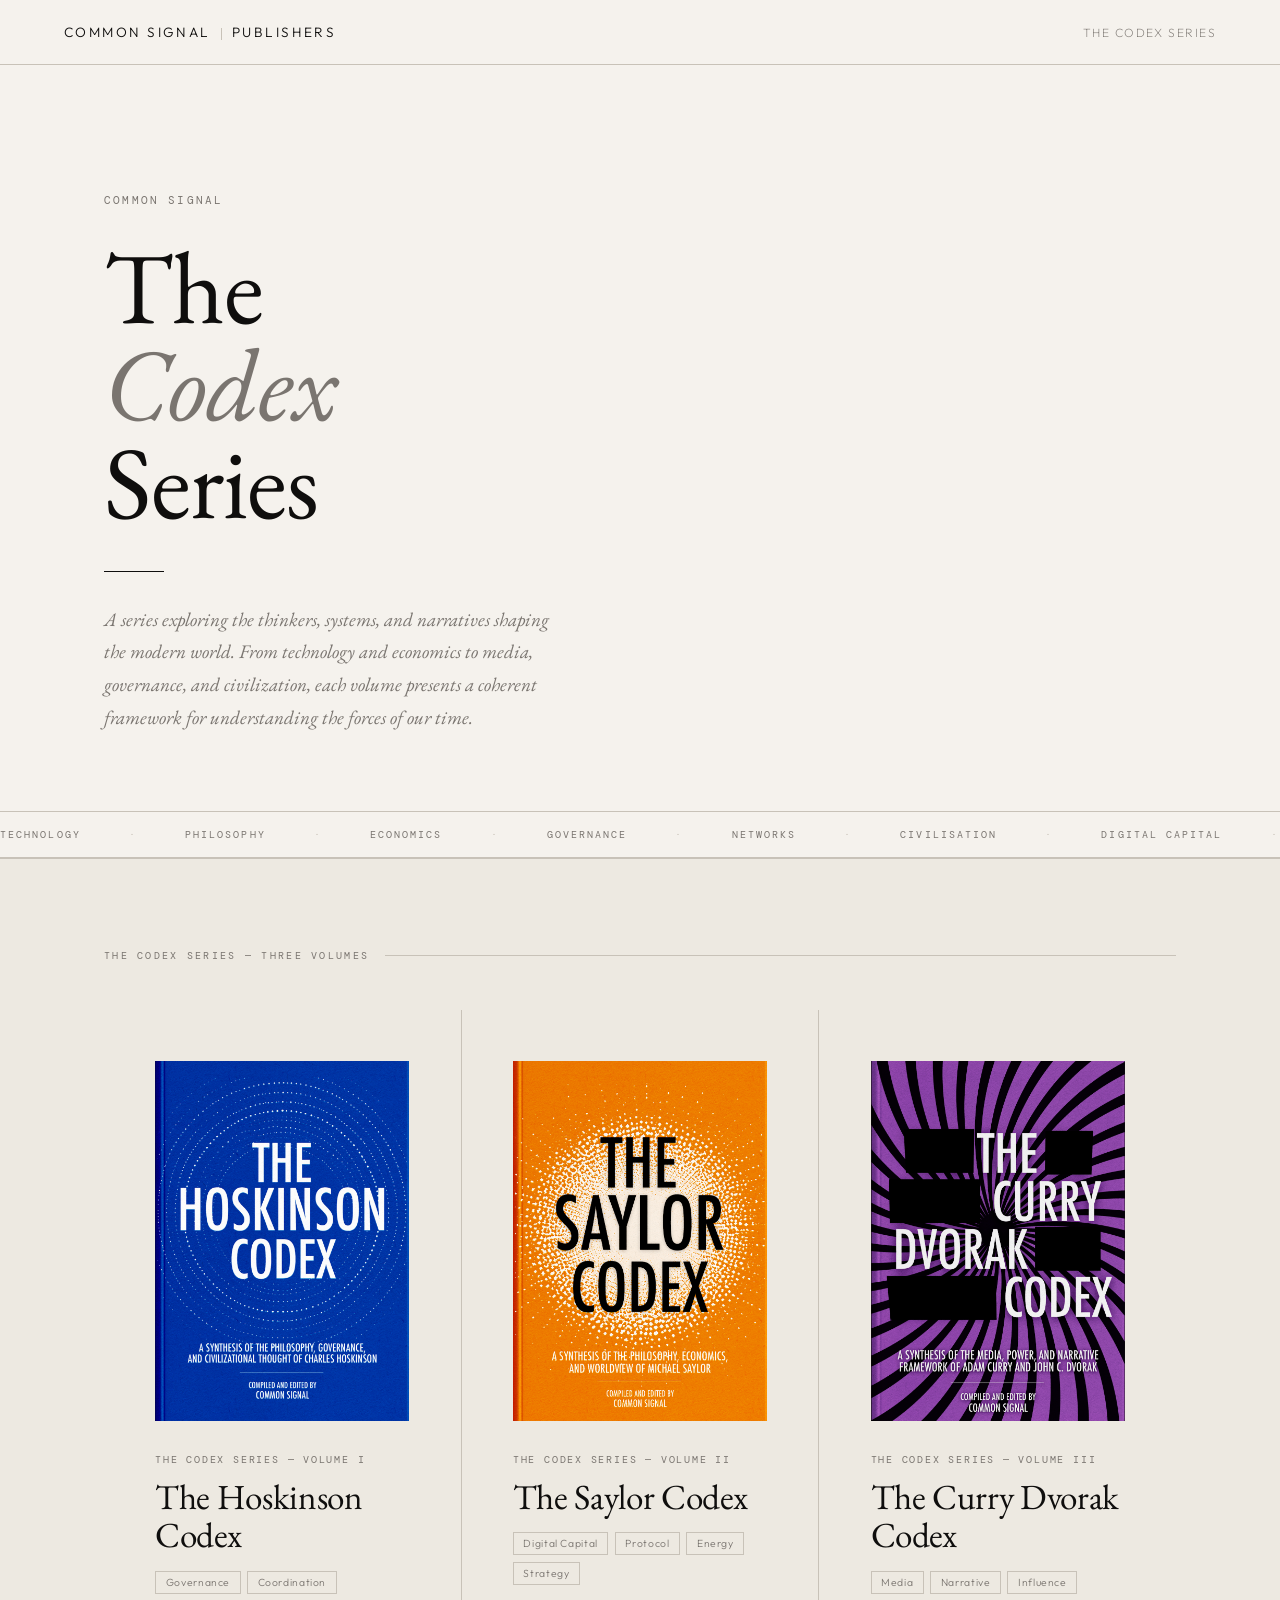
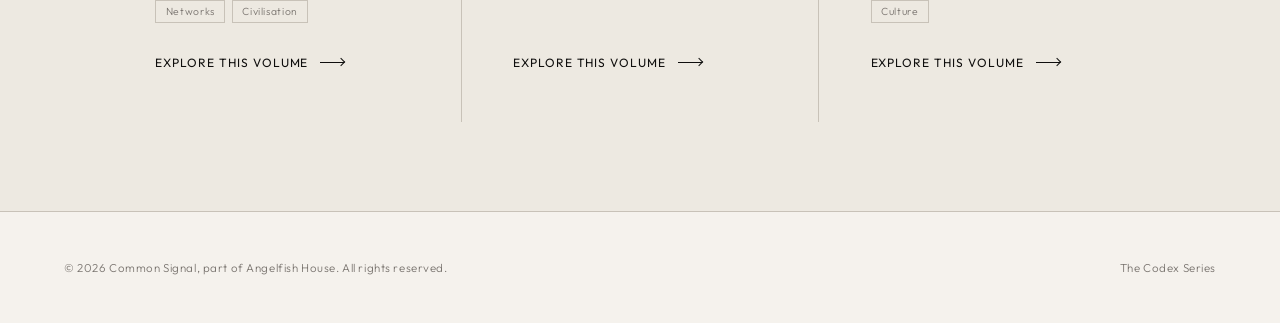
<file: index.html>
<!DOCTYPE html>
<html lang="en">
<head>
<meta charset="UTF-8">
<meta name="viewport" content="width=device-width, initial-scale=1.0">

<!-- =============================================
     PRIMARY SEO META TAGS
     ============================================= -->
<title>The Codex Series — Common Signal Publishers</title>
<meta name="description" content="The Codex Series by Common Signal Publishers. Three volumes exploring the thinkers, systems, and narratives shaping the modern world — technology, economics, governance, and civilisation.">
<meta name="keywords" content="Codex Series, Common Signal, intellectual publishing, Hoskinson Codex, Saylor Codex, Curry Dvorak Codex, technology books, governance, digital capital, philosophy, economics">
<meta name="author" content="Common Signal Publishers">
<meta name="robots" content="index, follow, max-snippet:-1, max-image-preview:large, max-video-preview:-1">
<meta name="theme-color" content="#0a0a0a">

<!-- Canonical URL — update to your actual domain -->
<link rel="canonical" href="https://common-signal.org/">

<!-- =============================================
     OPEN GRAPH (Facebook, LinkedIn, WhatsApp, etc.)
     ============================================= -->
<meta property="og:type" content="website">
<meta property="og:site_name" content="Common Signal Publishers">
<meta property="og:title" content="The Codex Series — Common Signal Publishers">
<meta property="og:description" content="Three volumes exploring the thinkers, systems, and narratives shaping the modern world. Technology, economics, governance, and civilisation.">
<meta property="og:url" content="https://common-signal.org/">
<!-- Update og:image to an absolute URL of your social share image (1200×630px recommended) -->
<meta property="og:image" content="https://common-signal.org/images/og-codex-series.png">
<meta property="og:image:width" content="1200">
<meta property="og:image:height" content="630">
<meta property="og:image:alt" content="The Codex Series — Common Signal Publishers">
<meta property="og:locale" content="en_GB">

<!-- =============================================
     TWITTER / X CARD
     ============================================= -->
<meta name="twitter:card" content="summary_large_image">
<meta name="twitter:site" content="@commonsignal">
<meta name="twitter:creator" content="@commonsignal">
<meta name="twitter:title" content="The Codex Series — Common Signal Publishers">
<meta name="twitter:description" content="Three volumes exploring the thinkers, systems, and narratives shaping the modern world. Technology, economics, governance, and civilisation.">
<meta name="twitter:image" content="https://common-signal.org/images/og-codex-series.png">
<meta name="twitter:image:alt" content="The Codex Series — Common Signal Publishers">

<!-- =============================================
     STRUCTURED DATA — JSON-LD
     ============================================= -->
<script type="application/ld+json">
{
  "@context": "https://schema.org",
  "@graph": [
    {
      "@type": "Organization",
      "@id": "https://common-signal.org/#organization",
      "name": "Common Signal Publishers",
      "alternateName": "Common Signal",
      "url": "https://common-signal.org/",
      "logo": {
        "@type": "ImageObject",
        "url": "https://common-signal.org/images/logo.png"
      },
      "parentOrganization": {
        "@type": "Organization",
        "name": "Angelfish House"
      }
    },
    {
      "@type": "WebSite",
      "@id": "https://common-signal.org/#website",
      "url": "https://common-signal.org/",
      "name": "Common Signal Publishers",
      "description": "Intellectual publishing exploring the thinkers, systems, and narratives shaping the modern world.",
      "publisher": {
        "@id": "https://common-signal.org/#organization"
      },
      "potentialAction": {
        "@type": "SearchAction",
        "target": {
          "@type": "EntryPoint",
          "urlTemplate": "https://common-signal.org/?s={search_term_string}"
        },
        "query-input": "required name=search_term_string"
      }
    },
    {
      "@type": "WebPage",
      "@id": "https://common-signal.org/#webpage",
      "url": "https://common-signal.org/",
      "name": "The Codex Series — Common Signal Publishers",
      "description": "A series exploring the thinkers, systems, and narratives shaping the modern world.",
      "isPartOf": {
        "@id": "https://common-signal.org/#website"
      },
      "about": {
        "@id": "https://common-signal.org/#organization"
      },
      "breadcrumb": {
        "@type": "BreadcrumbList",
        "itemListElement": [
          {
            "@type": "ListItem",
            "position": 1,
            "name": "Home",
            "item": "https://common-signal.org/"
          },
          {
            "@type": "ListItem",
            "position": 2,
            "name": "The Codex Series",
            "item": "https://common-signal.org/"
          }
        ]
      }
    },
    {
      "@type": "BookSeries",
      "@id": "https://common-signal.org/#codex-series",
      "name": "The Codex Series",
      "description": "A series exploring the thinkers, systems, and narratives shaping the modern world. From technology and economics to media, governance, and civilization.",
      "publisher": {
        "@id": "https://common-signal.org/#organization"
      },
      "url": "https://common-signal.org/",
      "hasPart": [
        {
          "@type": "Book",
          "name": "The Hoskinson Codex",
          "url": "https://common-signal.org/hoskinson.html",
          "position": 1,
          "genre": ["Governance", "Coordination", "Networks", "Civilisation"],
          "image": "https://common-signal.org/images/hosk_cover.png",
          "publisher": {
            "@id": "https://common-signal.org/#organization"
          }
        },
        {
          "@type": "Book",
          "name": "The Saylor Codex",
          "url": "https://common-signal.org/saylor.html",
          "position": 2,
          "genre": ["Digital Capital", "Protocol", "Energy", "Strategy"],
          "image": "https://common-signal.org/images/saylor_cover.png",
          "publisher": {
            "@id": "https://common-signal.org/#organization"
          }
        },
        {
          "@type": "Book",
          "name": "The Curry Dvorak Codex",
          "url": "https://common-signal.org/currydvorak.html",
          "position": 3,
          "genre": ["Media", "Narrative", "Influence", "Culture"],
          "image": "https://common-signal.org/images/currydvorak_cover2.png",
          "publisher": {
            "@id": "https://common-signal.org/#organization"
          }
        }
      ]
    }
  ]
}
</script>

<!-- =============================================
     PERFORMANCE & RESOURCE HINTS
     ============================================= -->
<link rel="preconnect" href="https://fonts.googleapis.com">
<link rel="preconnect" href="https://fonts.gstatic.com" crossorigin>
<!-- Preload key assets — update paths to match your actual font/image files -->
<link rel="preload" href="styles.css" as="style">
<link rel="preload" href="images/hosk_cover.png" as="image">
<link rel="preload" href="images/saylor_cover.png" as="image">

<!-- =============================================
     FAVICONS — add your actual icon files
     ============================================= -->
<link rel="icon" type="image/png" sizes="32x32" href="/favicon-32x32.png">
<link rel="icon" type="image/png" sizes="16x16" href="/favicon-16x16.png">
<link rel="apple-touch-icon" sizes="180x180" href="/apple-touch-icon.png">
<link rel="manifest" href="/site.webmanifest">

<link rel="stylesheet" href="styles.css">
</head>
<body>

<!-- Skip to content — improves accessibility and crawlability -->
<a class="skip-to-content" href="#main-content">Skip to content</a>

<header class="site-header" role="banner">
  <div class="header-inner">
    <a class="wordmark" href="index.html">Common Signal<span></span>Publishers</a>
    <span class="series-label-nav">The Codex Series</span>
  </div>
</header>

<main id="main-content">
<section class="hero">
  <p class="hero-eyebrow fade-up">Common Signal</p>
  <h1 class="hero-title fade-up">The<br><em>Codex</em><br>Series</h1>
  <div class="hero-rule fade-up"></div>
  <p class="hero-body fade-up">A series exploring the thinkers, systems, and narratives shaping the modern world. From technology and economics to media, governance, and civilization, each volume presents a coherent framework for understanding the forces of our time.</p>
</section>

<div class="themes-band" aria-hidden="true">
  <div class="themes-scroll">
    <span>Technology</span><span class="sep">·</span><span>Philosophy</span><span class="sep">·</span><span>Economics</span><span class="sep">·</span><span>Governance</span><span class="sep">·</span><span>Networks</span><span class="sep">·</span><span>Civilisation</span><span class="sep">·</span><span>Digital Capital</span><span class="sep">·</span><span>Coordination</span><span class="sep">·</span><span>Sovereignty</span><span class="sep">·</span><span>Protocol</span><span class="sep">·</span><span>Media</span><span class="sep">·</span><span>Culture</span><span class="sep">·</span>
    <span>Technology</span><span class="sep">·</span><span>Philosophy</span><span class="sep">·</span><span>Economics</span><span class="sep">·</span><span>Governance</span><span class="sep">·</span><span>Networks</span><span class="sep">·</span><span>Civilisation</span><span class="sep">·</span><span>Digital Capital</span><span class="sep">·</span><span>Coordination</span><span class="sep">·</span><span>Sovereignty</span><span class="sep">·</span><span>Protocol</span><span class="sep">·</span><span>Media</span><span class="sep">·</span><span>Culture</span><span class="sep">·</span>
  </div>
</div>

<section class="books-section">
  <div class="books-inner">
    <div class="section-label">The Codex Series — Three Volumes</div>
    <div class="books-grid">

      <a class="book-card" href="hoskinson.html">
        <div class="book-cover-wrap">
          <img src="images/hosk_cover.png" alt="The Hoskinson Codex — Volume I of the Codex Series by Common Signal Publishers" loading="eager" width="400" height="600">
        </div>
        <div class="book-meta">
          <p class="book-series-tag">The Codex Series — Volume I</p>
          <h2 class="book-title">The Hoskinson Codex</h2>
          <div class="book-themes">
            <span class="theme-tag">Governance</span>
            <span class="theme-tag">Coordination</span>
            <span class="theme-tag">Networks</span>
            <span class="theme-tag">Civilisation</span>
          </div>
        </div>
        <div class="book-cta">Explore this volume <span class="book-cta-arrow"></span></div>
      </a>

      <a class="book-card" href="saylor.html">
        <div class="book-cover-wrap">
          <img src="images/saylor_cover.png" alt="The Saylor Codex — Volume II of the Codex Series by Common Signal Publishers" loading="lazy" width="400" height="600">
        </div>
        <div class="book-meta">
          <p class="book-series-tag">The Codex Series — Volume II</p>
          <h2 class="book-title">The Saylor Codex</h2>
          <div class="book-themes">
            <span class="theme-tag">Digital Capital</span>
            <span class="theme-tag">Protocol</span>
            <span class="theme-tag">Energy</span>
            <span class="theme-tag">Strategy</span>
          </div>
        </div>
        <div class="book-cta">Explore this volume <span class="book-cta-arrow"></span></div>
      </a>

               <a class="book-card" href="currydvorak.html">
        <div class="book-cover-wrap">
          <img src="images/currydvorak_cover2.png" alt="The Curry Dvorak Codex — Volume III of the Codex Series by Common Signal Publishers" loading="lazy" width="400" height="600">
        </div>
        <div class="book-meta">
          <p class="book-series-tag">The Codex Series — Volume III</p>
          <h2 class="book-title">The Curry Dvorak Codex</h2>
          <div class="book-themes">
            <span class="theme-tag">Media</span>
            <span class="theme-tag">Narrative</span>
            <span class="theme-tag">Influence</span>
            <span class="theme-tag">Culture</span>
          </div>
        </div>
        <div class="book-cta">Explore this volume <span class="book-cta-arrow"></span></div>
      </a>

    </div>
  </div>
</section>

</main>

<footer class="site-footer" role="contentinfo">
  <div class="footer-inner">
    <p class="footer-copy">© <time datetime="2026">2026</time> Common Signal, part of Angelfish House. All rights reserved.</p>
    <p class="footer-copy">The Codex Series</p>
  </div>
</footer>

</body>
</html>
</file>
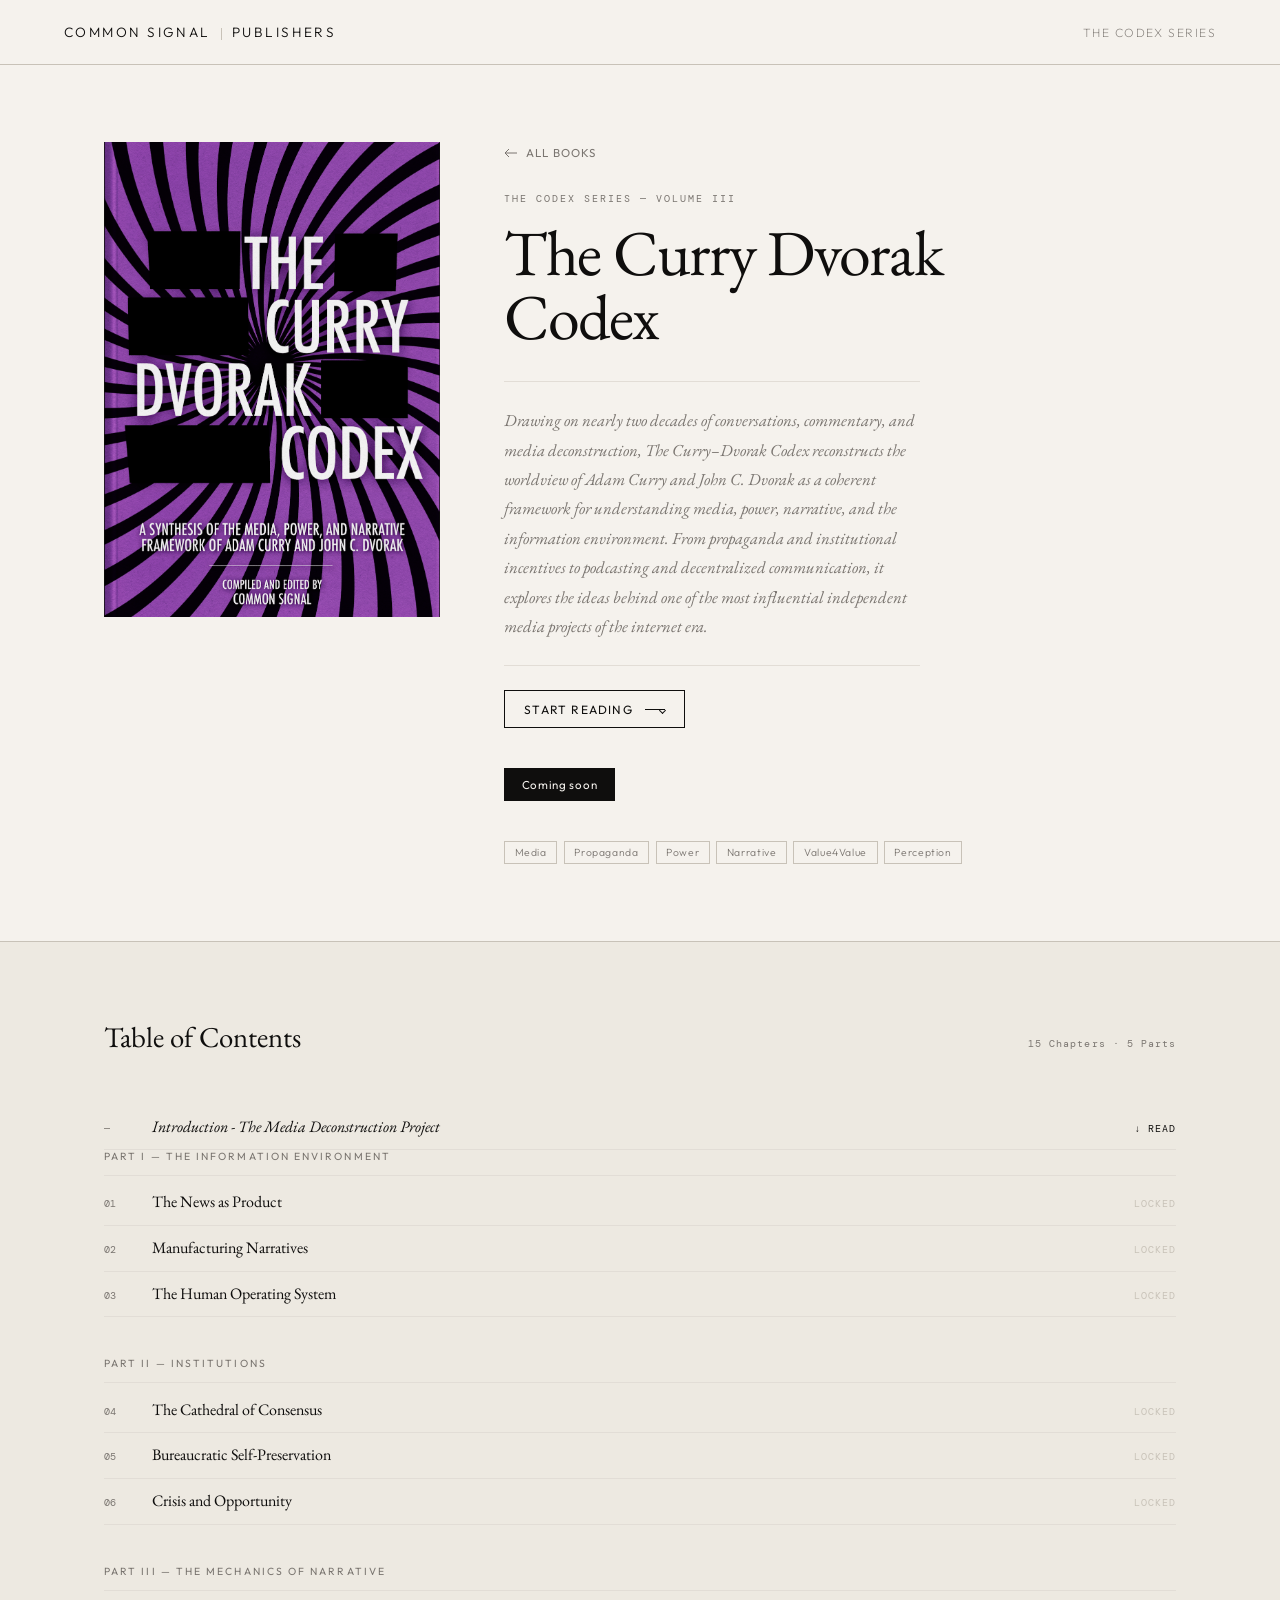
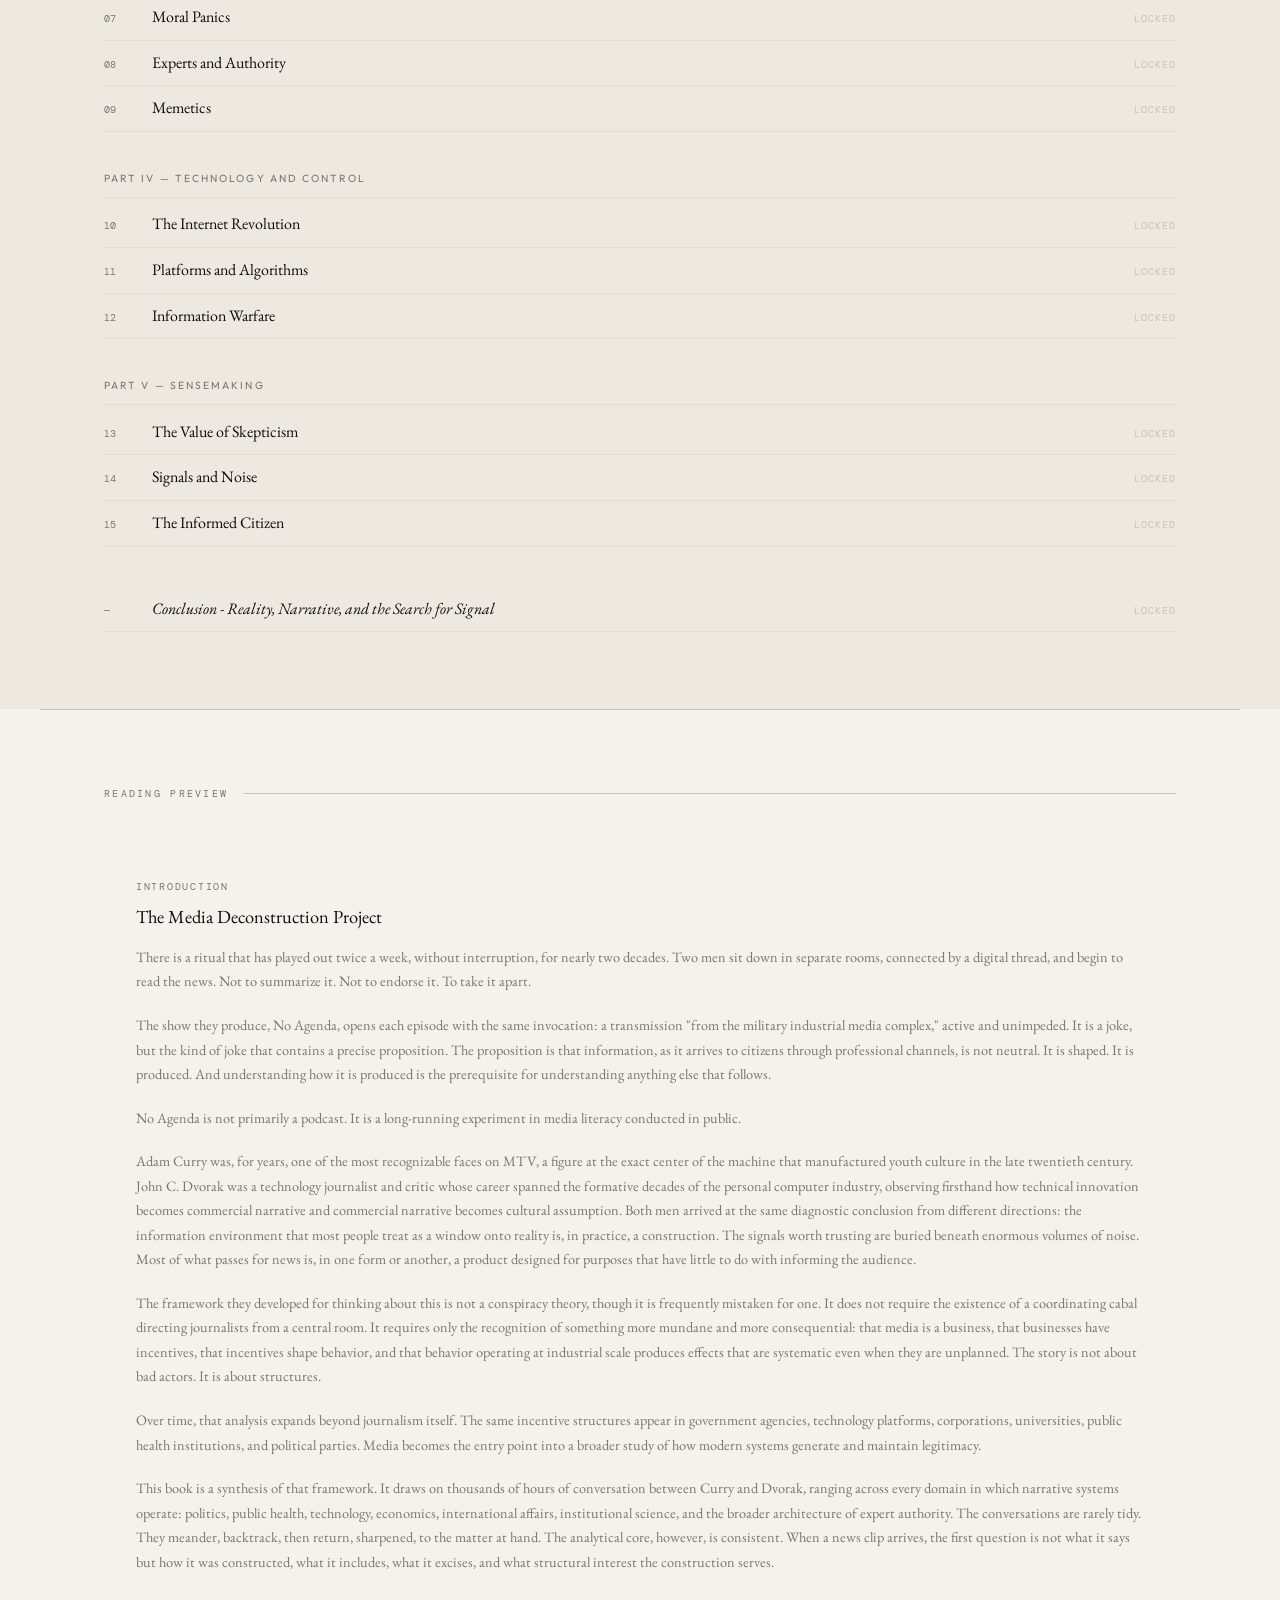
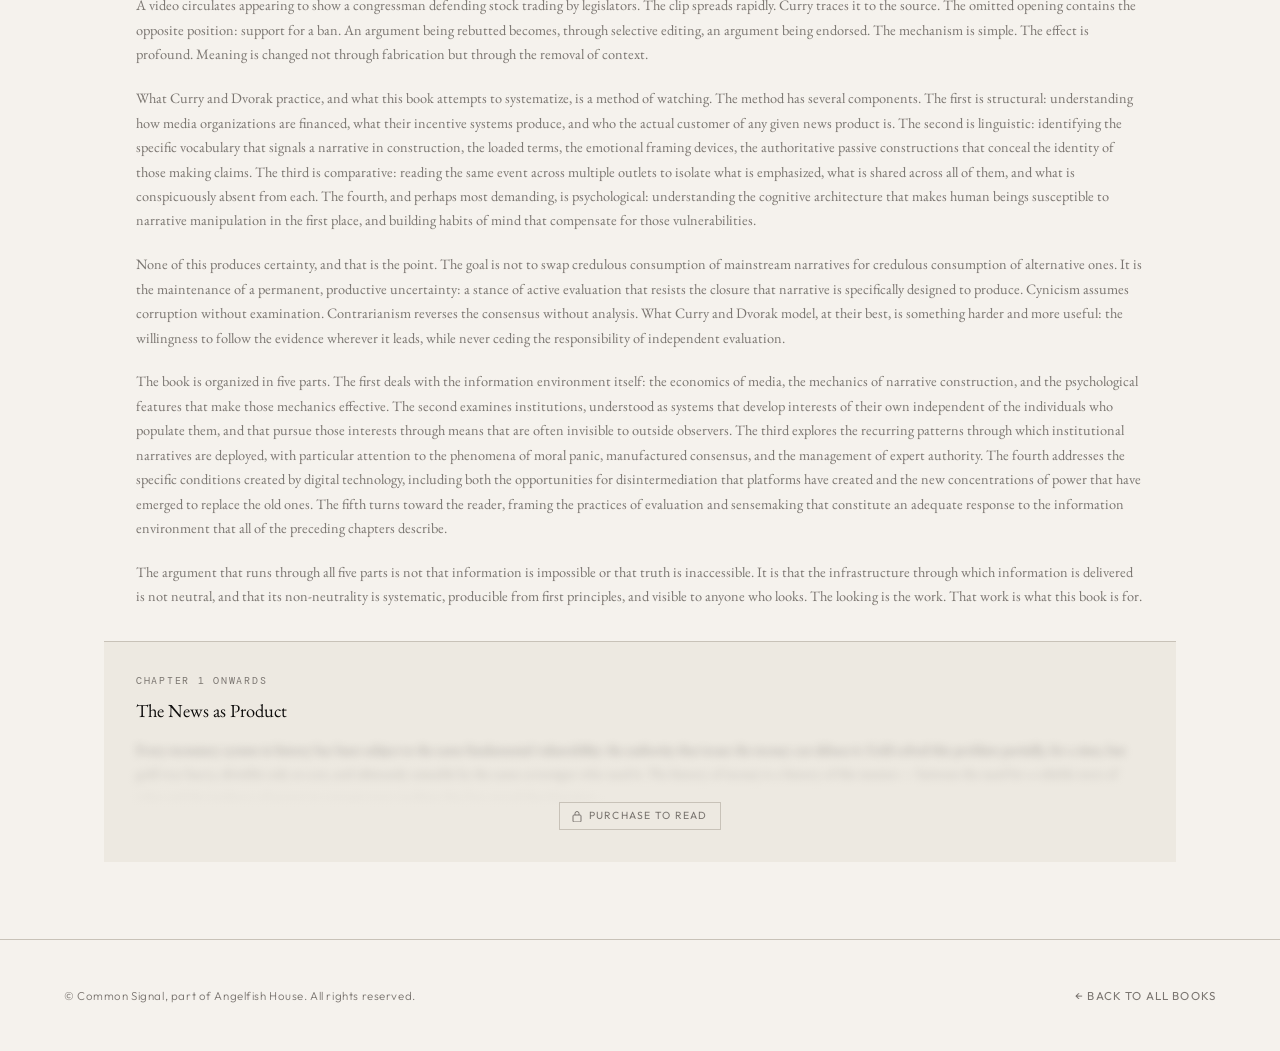
<file: currydvorak.html>
<!DOCTYPE html>
<html lang="en">
<head>
<meta charset="UTF-8">
<meta name="viewport" content="width=device-width, initial-scale=1.0">
<title>The Curry Dvorak Codex — Common Signal</title>
<link rel="preconnect" href="https://fonts.googleapis.com">
<link rel="preconnect" href="https://fonts.gstatic.com" crossorigin>
<link rel="stylesheet" href="styles.css">
</head>
<body>

<header class="site-header">
  <div class="header-inner">
    <a class="wordmark" href="index.html">Common Signal<span></span>Publishers</a>
    <span class="series-label-nav">The Codex Series</span>
  </div>
</header>

<div class="book-hero">
  <div class="book-cover-hero">
    <img src="images/currydvorak_cover2.png" alt="The Curry Dvorak cover">
  </div>
  <div class="book-hero-meta">
    <a class="back-link" href="index.html">
      <svg width="14" height="10" viewBox="0 0 14 10" fill="none"><path d="M5 1L1 5l4 4M1 5h12" stroke="currentColor" stroke-width="1"/></svg>
      All books
    </a>
    <p class="book-hero-series">The Codex Series — Volume III</p>
    <h1 class="book-hero-title">The Curry Dvorak<br>Codex</h1>
    <p class="book-hero-synopsis">Drawing on nearly two decades of conversations, commentary, and media deconstruction, The Curry–Dvorak Codex reconstructs the worldview of Adam Curry and John C. Dvorak as a coherent framework for understanding media, power, narrative, and the information environment. From propaganda and institutional incentives to podcasting and decentralized communication, it explores the ideas behind one of the most influential independent media projects of the internet era.</p>
    <a href="#currydvorak-preview" class="start-reading-btn">Start Reading <span class="start-reading-arrow"></span></a>
    <div class="purchase-section">
        <a href="#" class="purchase-link">Coming soon</a>
    </div>
    <div class="book-themes">
      <span class="theme-tag">Media</span><span class="theme-tag">Propaganda</span><span class="theme-tag">Power</span><span class="theme-tag">Narrative</span><span class="theme-tag">Value4Value</span><span class="theme-tag">Perception</span>
    </div>
  </div>
</div>

<section class="toc-section">
  <div class="toc-inner">
    <div class="toc-header">
      <h2 class="toc-title">Table of Contents</h2>
      <span class="toc-count">15 Chapters · 5 Parts</span>
    </div>
    <div class="toc-intro"><span class="chapter-num">—</span><span class="chapter-title">Introduction - The Media Deconstruction Project</span><a class="chapter-open" href="#currydvorak-preview" style="text-decoration:none;">↓ Read</a></div>
    <div class="toc-part">
      <p class="toc-part-label">Part I — The Information Environment</p>
      <div class="toc-chapter"><span class="chapter-num">01</span><span class="chapter-title">The News as Product</span><span class="chapter-lock">Locked</span></div>
      <div class="toc-chapter"><span class="chapter-num">02</span><span class="chapter-title">Manufacturing Narratives</span><span class="chapter-lock">Locked</span></div>
      <div class="toc-chapter"><span class="chapter-num">03</span><span class="chapter-title">The Human Operating System</span><span class="chapter-lock">Locked</span></div>
    </div>
    <div class="toc-part">
      <p class="toc-part-label">Part II — Institutions</p>
      <div class="toc-chapter"><span class="chapter-num">04</span><span class="chapter-title">The Cathedral of Consensus</span><span class="chapter-lock">Locked</span></div>
      <div class="toc-chapter"><span class="chapter-num">05</span><span class="chapter-title">Bureaucratic Self-Preservation</span><span class="chapter-lock">Locked</span></div>
      <div class="toc-chapter"><span class="chapter-num">06</span><span class="chapter-title">Crisis and Opportunity</span><span class="chapter-lock">Locked</span></div>
    </div>
    <div class="toc-part">
      <p class="toc-part-label">Part III — The Mechanics of Narrative</p>
      <div class="toc-chapter"><span class="chapter-num">07</span><span class="chapter-title">Moral Panics</span><span class="chapter-lock">Locked</span></div>
      <div class="toc-chapter"><span class="chapter-num">08</span><span class="chapter-title">Experts and Authority</span><span class="chapter-lock">Locked</span></div>
      <div class="toc-chapter"><span class="chapter-num">09</span><span class="chapter-title">Memetics</span><span class="chapter-lock">Locked</span></div>
    </div>
    <div class="toc-part">
      <p class="toc-part-label">Part IV — Technology and Control</p>
      <div class="toc-chapter"><span class="chapter-num">10</span><span class="chapter-title">The Internet Revolution</span><span class="chapter-lock">Locked</span></div>
      <div class="toc-chapter"><span class="chapter-num">11</span><span class="chapter-title">Platforms and Algorithms</span><span class="chapter-lock">Locked</span></div>
      <div class="toc-chapter"><span class="chapter-num">12</span><span class="chapter-title">Information Warfare</span><span class="chapter-lock">Locked</span></div>
    </div>
    <div class="toc-part">
      <p class="toc-part-label">Part V — Sensemaking</p>
      <div class="toc-chapter"><span class="chapter-num">13</span><span class="chapter-title">The Value of Skepticism</span><span class="chapter-lock">Locked</span></div>
      <div class="toc-chapter"><span class="chapter-num">14</span><span class="chapter-title">Signals and Noise</span><span class="chapter-lock">Locked</span></div>
      <div class="toc-chapter"><span class="chapter-num">15</span><span class="chapter-title">The Informed Citizen</span><span class="chapter-lock">Locked</span></div>
    </div>
    <div class="toc-conclusion"><span class="chapter-num">—</span><span class="chapter-title">Conclusion - Reality, Narrative, and the Search for Signal</span><span class="chapter-lock">Locked</span></div>
  </div>
</section>

<section class="preview-section" id="currydvorak-preview">
  <div class="section-label">Reading Preview</div>
  <div class="preview-grid" style="grid-template-columns: 1fr;">
    <div class="preview-card">
      <p class="preview-chapter-label">Introduction</p>
      <h3 class="preview-chapter-title">The Media Deconstruction Project</h3>
      <p class="preview-text">There is a ritual that has played out twice a week, without interruption, for nearly two decades. Two men sit down in separate rooms, connected by a digital thread, and begin to read the news. Not to summarize it. Not to endorse it. To take it apart.</p>
      <p class="preview-text" style="margin-top:1.2rem;">The show they produce, No Agenda, opens each episode with the same invocation: a transmission "from the military industrial media complex," active and unimpeded. It is a joke, but the kind of joke that contains a precise proposition. The proposition is that information, as it arrives to citizens through professional channels, is not neutral. It is shaped. It is produced. And understanding how it is produced is the prerequisite for understanding anything else that follows.</p>
      <p class="preview-text" style="margin-top:1.2rem;">No Agenda is not primarily a podcast. It is a long-running experiment in media literacy conducted in public.</p>
      <p class="preview-text" style="margin-top:1.2rem;">Adam Curry was, for years, one of the most recognizable faces on MTV, a figure at the exact center of the machine that manufactured youth culture in the late twentieth century. John C. Dvorak was a technology journalist and critic whose career spanned the formative decades of the personal computer industry, observing firsthand how technical innovation becomes commercial narrative and commercial narrative becomes cultural assumption. Both men arrived at the same diagnostic conclusion from different directions: the information environment that most people treat as a window onto reality is, in practice, a construction. The signals worth trusting are buried beneath enormous volumes of noise. Most of what passes for news is, in one form or another, a product designed for purposes that have little to do with informing the audience.</p>
      <p class="preview-text" style="margin-top:1.2rem;">The framework they developed for thinking about this is not a conspiracy theory, though it is frequently mistaken for one. It does not require the existence of a coordinating cabal directing journalists from a central room. It requires only the recognition of something more mundane and more consequential: that media is a business, that businesses have incentives, that incentives shape behavior, and that behavior operating at industrial scale produces effects that are systematic even when they are unplanned. The story is not about bad actors. It is about structures.</p>
      <p class="preview-text" style="margin-top:1.2rem;">Over time, that analysis expands beyond journalism itself. The same incentive structures appear in government agencies, technology platforms, corporations, universities, public health institutions, and political parties. Media becomes the entry point into a broader study of how modern systems generate and maintain legitimacy.</p>
      <p class="preview-text" style="margin-top:1.2rem;">This book is a synthesis of that framework. It draws on thousands of hours of conversation between Curry and Dvorak, ranging across every domain in which narrative systems operate: politics, public health, technology, economics, international affairs, institutional science, and the broader architecture of expert authority. The conversations are rarely tidy. They meander, backtrack, then return, sharpened, to the matter at hand. The analytical core, however, is consistent. When a news clip arrives, the first question is not what it says but how it was constructed, what it includes, what it excises, and what structural interest the construction serves.</p>
      <p class="preview-text" style="margin-top:1.2rem;">A video circulates appearing to show a congressman defending stock trading by legislators. The clip spreads rapidly. Curry traces it to the source. The omitted opening contains the opposite position: support for a ban. An argument being rebutted becomes, through selective editing, an argument being endorsed. The mechanism is simple. The effect is profound. Meaning is changed not through fabrication but through the removal of context.</p>
      <p class="preview-text" style="margin-top:1.2rem;">What Curry and Dvorak practice, and what this book attempts to systematize, is a method of watching. The method has several components. The first is structural: understanding how media organizations are financed, what their incentive systems produce, and who the actual customer of any given news product is. The second is linguistic: identifying the specific vocabulary that signals a narrative in construction, the loaded terms, the emotional framing devices, the authoritative passive constructions that conceal the identity of those making claims. The third is comparative: reading the same event across multiple outlets to isolate what is emphasized, what is shared across all of them, and what is conspicuously absent from each. The fourth, and perhaps most demanding, is psychological: understanding the cognitive architecture that makes human beings susceptible to narrative manipulation in the first place, and building habits of mind that compensate for those vulnerabilities.</p>
      <p class="preview-text" style="margin-top:1.2rem;">None of this produces certainty, and that is the point. The goal is not to swap credulous consumption of mainstream narratives for credulous consumption of alternative ones. It is the maintenance of a permanent, productive uncertainty: a stance of active evaluation that resists the closure that narrative is specifically designed to produce. Cynicism assumes corruption without examination. Contrarianism reverses the consensus without analysis. What Curry and Dvorak model, at their best, is something harder and more useful: the willingness to follow the evidence wherever it leads, while never ceding the responsibility of independent evaluation.</p>
      <p class="preview-text" style="margin-top:1.2rem;">The book is organized in five parts. The first deals with the information environment itself: the economics of media, the mechanics of narrative construction, and the psychological features that make those mechanics effective. The second examines institutions, understood as systems that develop interests of their own independent of the individuals who populate them, and that pursue those interests through means that are often invisible to outside observers. The third explores the recurring patterns through which institutional narratives are deployed, with particular attention to the phenomena of moral panic, manufactured consensus, and the management of expert authority. The fourth addresses the specific conditions created by digital technology, including both the opportunities for disintermediation that platforms have created and the new concentrations of power that have emerged to replace the old ones. The fifth turns toward the reader, framing the practices of evaluation and sensemaking that constitute an adequate response to the information environment that all of the preceding chapters describe.</p>
      <p class="preview-text" style="margin-top:1.2rem;">The argument that runs through all five parts is not that information is impossible or that truth is inaccessible. It is that the infrastructure through which information is delivered is not neutral, and that its non-neutrality is systematic, producible from first principles, and visible to anyone who looks. The looking is the work. That work is what this book is for.</p>


    </div>

    <div class="preview-card locked" style="min-height: 220px;">
      <p class="preview-chapter-label">Chapter 1 onwards</p>
      <h3 class="preview-chapter-title">The News as Product</h3>
      <p class="preview-blur">Every monetary system in history has been subject to the same fundamental vulnerability: the authority that issues the money can debase it. Gold solved this problem partially, for a time, but gold was heavy, divisible only at cost, and ultimately seizeable by the same sovereigns who used it. The history of money is a history of this tension — between the need for a reliable store of value and the tendency of power to corrupt every medium that has served that function...</p>
      <div class="locked-overlay">
        <span class="locked-badge"><svg width="10" height="12" viewBox="0 0 10 12" fill="none"><rect x="1" y="5" width="8" height="7" rx="1" stroke="currentColor" stroke-width="1"/><path d="M3 5V3.5a2 2 0 0 1 4 0V5" stroke="currentColor" stroke-width="1"/></svg>Purchase to read</span>
      </div>
    </div>
  </div>
</section>

<footer class="site-footer">
  <div class="footer-inner">
    <p class="footer-copy">© Common Signal, part of Angelfish House. All rights reserved.</p>
    <a class="back-link" href="index.html" style="margin:0;">← Back to all books</a>
  </div>
</footer>

</body>
</html>
</file>
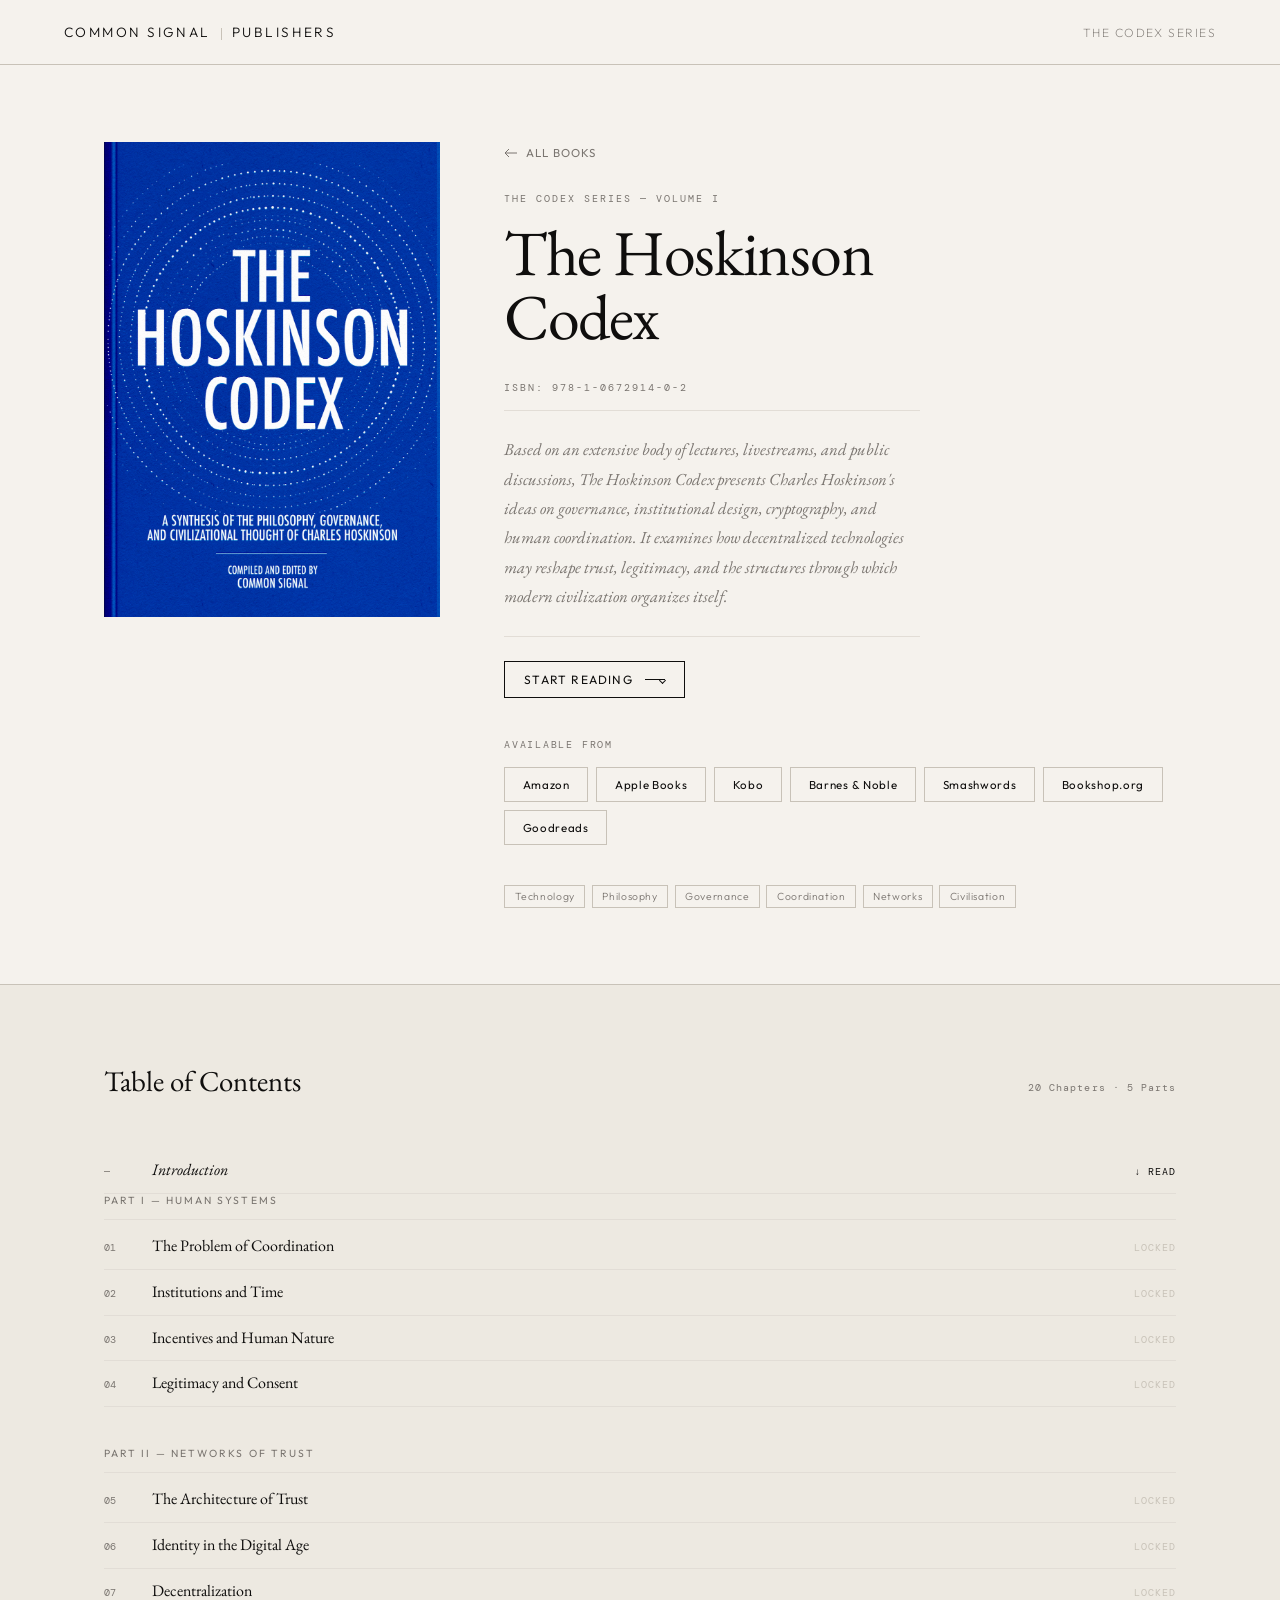
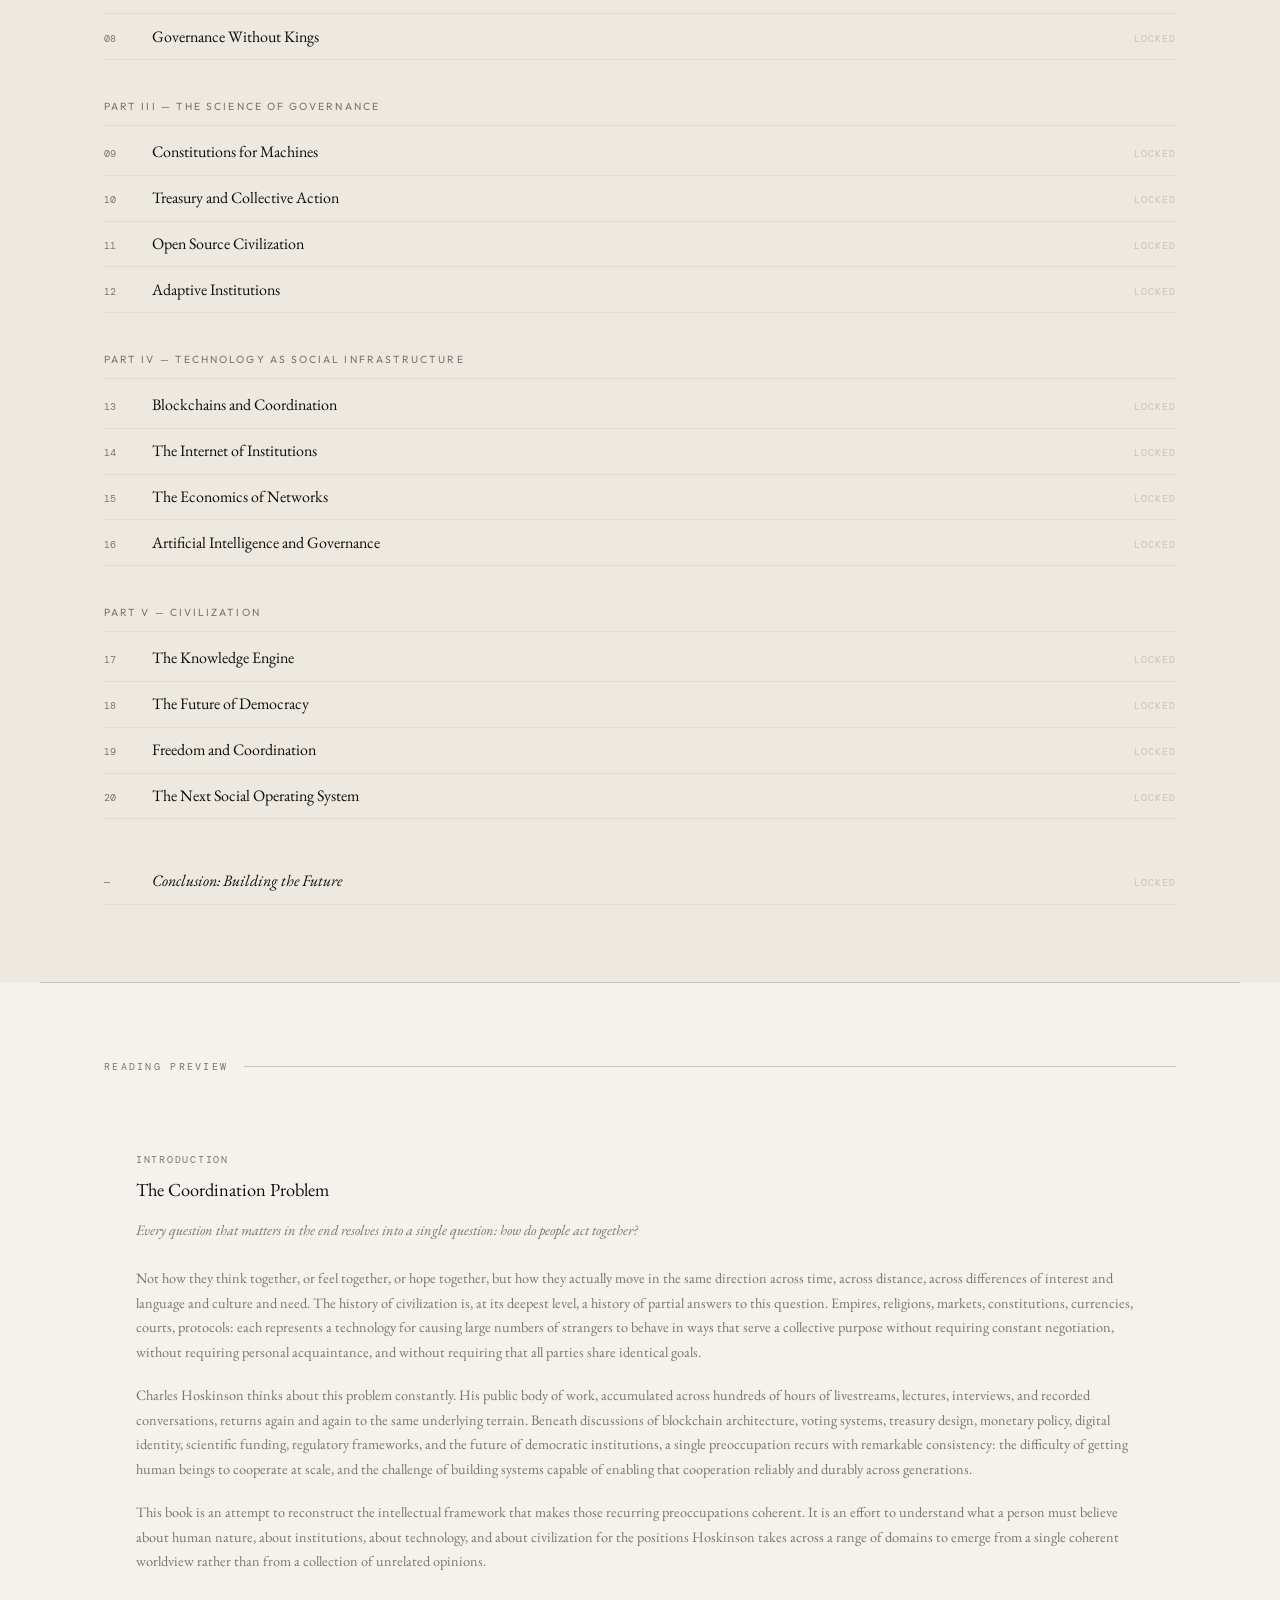
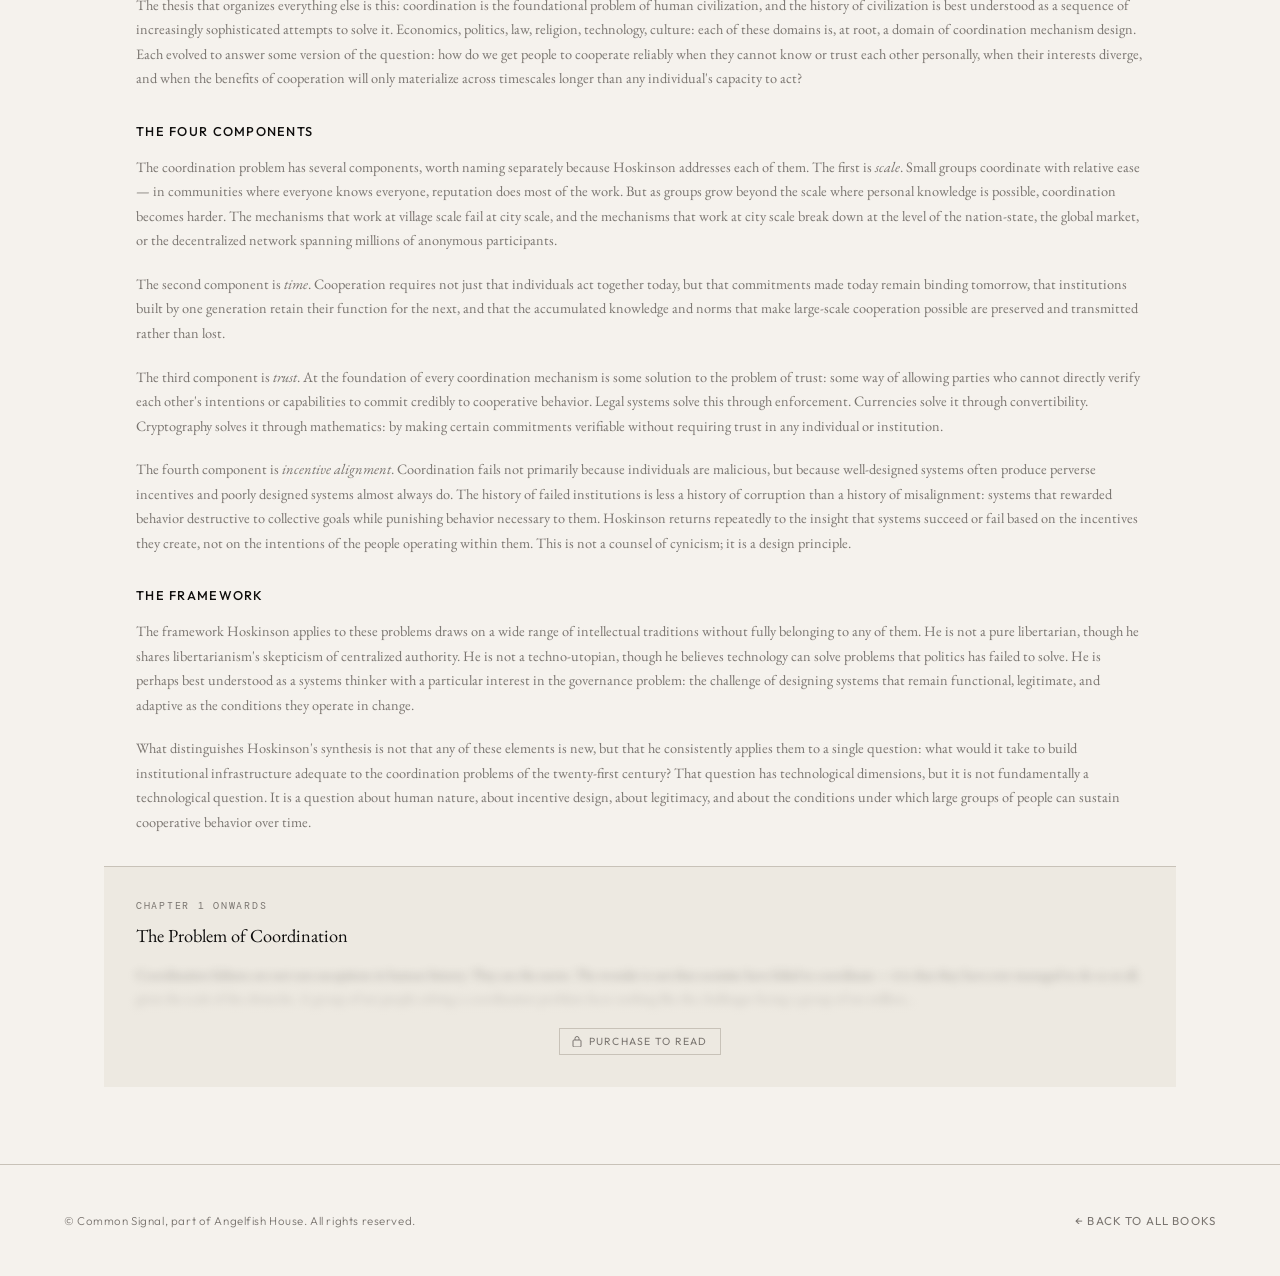
<file: hoskinson.html>
<!DOCTYPE html>
<html lang="en">
<head>
<meta charset="UTF-8">
<meta name="viewport" content="width=device-width, initial-scale=1.0">
<title>The Hoskinson Codex — Common Signal</title>
<link rel="preconnect" href="https://fonts.googleapis.com">
<link rel="preconnect" href="https://fonts.gstatic.com" crossorigin>
<link rel="stylesheet" href="styles.css">
</head>
<body>

<header class="site-header">
  <div class="header-inner">
    <a class="wordmark" href="index.html">Common Signal<span></span>Publishers</a>
    <span class="series-label-nav">The Codex Series</span>
  </div>
</header>

<div class="book-hero">
  <div class="book-cover-hero">
    <img src="images/hosk_cover.png" alt="The Hoskinson Codex cover">
  </div>
  <div class="book-hero-meta">
    <a class="back-link" href="index.html">
      <svg width="14" height="10" viewBox="0 0 14 10" fill="none"><path d="M5 1L1 5l4 4M1 5h12" stroke="currentColor" stroke-width="1"/></svg>
      All books
    </a>
    <p class="book-hero-series">The Codex Series — Volume I</p>
    <h1 class="book-hero-title">The Hoskinson<br>Codex</h1>
    <p class="book-hero-series">ISBN: 978-1-0672914-0-2</p>
    <p class="book-hero-synopsis">Based on an extensive body of lectures, livestreams, and public discussions, The Hoskinson Codex presents Charles Hoskinson's ideas on governance, institutional design, cryptography, and human coordination. It examines how decentralized technologies may reshape trust, legitimacy, and the structures through which modern civilization organizes itself.</p>
    <a href="#hoskinson-preview" class="start-reading-btn">Start Reading <span class="start-reading-arrow"></span></a>
    <div class="purchase-section">
      <p class="purchase-label">Available from</p>
      <div class="purchase-links">
        <a href="https://www.amazon.co.uk/dp/B0H4D12979/ref=sr_1_1?crid=2NWKDWKAKAV6W&dib=eyJ2IjoiMSJ9.6zD3kDmwwDVYwl3yZFGriw.D_cJHoJxQUsy-q_Fnwr44U7MIgHpTyZ8dhumkmvzdxw&dib_tag=se&keywords=hoskins+codex&qid=1780845025&s=digital-text&sprefix=hoskinson+codex%2Cdigital-text%2C91&sr=1-1" target="_blank" class="purchase-link secondary">Amazon</a>
        <a href="https://books.apple.com/gb/book/the-hoskinson-codex/id6777023764" target="_blank" class="purchase-link secondary">Apple Books</a>
        <a href="https://www.kobo.com/gb/en/ebook/the-hoskinson-codex?sId=d2f31d65-3f50-435b-a776-d976358d5c97&ssId=actUMR30oIMexnNTvSyFU" target="_blank" class="purchase-link secondary">Kobo</a>
        <a href="https://www.barnesandnoble.com/w/the-hoskinson-codex-common-signal/1150327978?ean=2940196807336" target="_blank" class="purchase-link secondary">Barnes &amp; Noble</a>
        <a href="https://www.smashwords.com/books/view/2043002" target="_blank" class="purchase-link secondary">Smashwords</a>
        <a href="https://bookshop.org/p/books/the-hoskinson-codex-the-codex-series-1-common-signal/31399f6216966517?ean=9781067291402&next=t&digital=t" target="_blank" class="purchase-link secondary">Bookshop.org</a>
        <a href="https://www.goodreads.com/book/show/253559428-the-hoskinson-codex" target="_blank" class="purchase-link secondary">Goodreads</a>
      </div>
    </div>
    <div class="book-themes">
      <span class="theme-tag">Technology</span><span class="theme-tag">Philosophy</span><span class="theme-tag">Governance</span><span class="theme-tag">Coordination</span><span class="theme-tag">Networks</span><span class="theme-tag">Civilisation</span>
    </div>
  </div>
</div>

<section class="toc-section">
  <div class="toc-inner">
    <div class="toc-header">
      <h2 class="toc-title">Table of Contents</h2>
      <span class="toc-count">20 Chapters · 5 Parts</span>
    </div>
    <div class="toc-intro"><span class="chapter-num">—</span><span class="chapter-title">Introduction</span><a class="chapter-open" href="#hoskinson-preview" style="text-decoration:none;">↓ Read</a></div>
    <div class="toc-part">
      <p class="toc-part-label">Part I — Human Systems</p>
      <div class="toc-chapter"><span class="chapter-num">01</span><span class="chapter-title">The Problem of Coordination</span><span class="chapter-lock">Locked</span></div>
      <div class="toc-chapter"><span class="chapter-num">02</span><span class="chapter-title">Institutions and Time</span><span class="chapter-lock">Locked</span></div>
      <div class="toc-chapter"><span class="chapter-num">03</span><span class="chapter-title">Incentives and Human Nature</span><span class="chapter-lock">Locked</span></div>
      <div class="toc-chapter"><span class="chapter-num">04</span><span class="chapter-title">Legitimacy and Consent</span><span class="chapter-lock">Locked</span></div>
    </div>
    <div class="toc-part">
      <p class="toc-part-label">Part II — Networks of Trust</p>
      <div class="toc-chapter"><span class="chapter-num">05</span><span class="chapter-title">The Architecture of Trust</span><span class="chapter-lock">Locked</span></div>
      <div class="toc-chapter"><span class="chapter-num">06</span><span class="chapter-title">Identity in the Digital Age</span><span class="chapter-lock">Locked</span></div>
      <div class="toc-chapter"><span class="chapter-num">07</span><span class="chapter-title">Decentralization</span><span class="chapter-lock">Locked</span></div>
      <div class="toc-chapter"><span class="chapter-num">08</span><span class="chapter-title">Governance Without Kings</span><span class="chapter-lock">Locked</span></div>
    </div>
    <div class="toc-part">
      <p class="toc-part-label">Part III — The Science of Governance</p>
      <div class="toc-chapter"><span class="chapter-num">09</span><span class="chapter-title">Constitutions for Machines</span><span class="chapter-lock">Locked</span></div>
      <div class="toc-chapter"><span class="chapter-num">10</span><span class="chapter-title">Treasury and Collective Action</span><span class="chapter-lock">Locked</span></div>
      <div class="toc-chapter"><span class="chapter-num">11</span><span class="chapter-title">Open Source Civilization</span><span class="chapter-lock">Locked</span></div>
      <div class="toc-chapter"><span class="chapter-num">12</span><span class="chapter-title">Adaptive Institutions</span><span class="chapter-lock">Locked</span></div>
    </div>
    <div class="toc-part">
      <p class="toc-part-label">Part IV — Technology as Social Infrastructure</p>
      <div class="toc-chapter"><span class="chapter-num">13</span><span class="chapter-title">Blockchains and Coordination</span><span class="chapter-lock">Locked</span></div>
      <div class="toc-chapter"><span class="chapter-num">14</span><span class="chapter-title">The Internet of Institutions</span><span class="chapter-lock">Locked</span></div>
      <div class="toc-chapter"><span class="chapter-num">15</span><span class="chapter-title">The Economics of Networks</span><span class="chapter-lock">Locked</span></div>
      <div class="toc-chapter"><span class="chapter-num">16</span><span class="chapter-title">Artificial Intelligence and Governance</span><span class="chapter-lock">Locked</span></div>
    </div>
    <div class="toc-part">
      <p class="toc-part-label">Part V — Civilization</p>
      <div class="toc-chapter"><span class="chapter-num">17</span><span class="chapter-title">The Knowledge Engine</span><span class="chapter-lock">Locked</span></div>
      <div class="toc-chapter"><span class="chapter-num">18</span><span class="chapter-title">The Future of Democracy</span><span class="chapter-lock">Locked</span></div>
      <div class="toc-chapter"><span class="chapter-num">19</span><span class="chapter-title">Freedom and Coordination</span><span class="chapter-lock">Locked</span></div>
      <div class="toc-chapter"><span class="chapter-num">20</span><span class="chapter-title">The Next Social Operating System</span><span class="chapter-lock">Locked</span></div>
    </div>
    <div class="toc-conclusion"><span class="chapter-num">—</span><span class="chapter-title">Conclusion: Building the Future</span><span class="chapter-lock">Locked</span></div>
  </div>
</section>

<section class="preview-section" id="hoskinson-preview">
  <div class="section-label">Reading Preview</div>
  <div class="preview-grid" style="grid-template-columns: 1fr;">
    <div class="preview-card">
      <p class="preview-chapter-label">Introduction</p>
      <h3 class="preview-chapter-title">The Coordination Problem</h3>
      <p class="preview-text" style="font-style:italic; margin-bottom:1.5rem; color: var(--muted);">Every question that matters in the end resolves into a single question: how do people act together?</p>
      <p class="preview-text">Not how they think together, or feel together, or hope together, but how they actually move in the same direction across time, across distance, across differences of interest and language and culture and need. The history of civilization is, at its deepest level, a history of partial answers to this question. Empires, religions, markets, constitutions, currencies, courts, protocols: each represents a technology for causing large numbers of strangers to behave in ways that serve a collective purpose without requiring constant negotiation, without requiring personal acquaintance, and without requiring that all parties share identical goals.</p>
      <p class="preview-text" style="margin-top:1.2rem;">Charles Hoskinson thinks about this problem constantly. His public body of work, accumulated across hundreds of hours of livestreams, lectures, interviews, and recorded conversations, returns again and again to the same underlying terrain. Beneath discussions of blockchain architecture, voting systems, treasury design, monetary policy, digital identity, scientific funding, regulatory frameworks, and the future of democratic institutions, a single preoccupation recurs with remarkable consistency: the difficulty of getting human beings to cooperate at scale, and the challenge of building systems capable of enabling that cooperation reliably and durably across generations.</p>
      <p class="preview-text" style="margin-top:1.2rem;">This book is an attempt to reconstruct the intellectual framework that makes those recurring preoccupations coherent. It is an effort to understand what a person must believe about human nature, about institutions, about technology, and about civilization for the positions Hoskinson takes across a range of domains to emerge from a single coherent worldview rather than from a collection of unrelated opinions.</p>
      <p class="preview-text" style="margin-top:1.2rem;">The thesis that organizes everything else is this: coordination is the foundational problem of human civilization, and the history of civilization is best understood as a sequence of increasingly sophisticated attempts to solve it. Economics, politics, law, religion, technology, culture: each of these domains is, at root, a domain of coordination mechanism design. Each evolved to answer some version of the question: how do we get people to cooperate reliably when they cannot know or trust each other personally, when their interests diverge, and when the benefits of cooperation will only materialize across timescales longer than any individual's capacity to act?</p>

      <h4 style="font-family: var(--sans); font-weight: 500; font-size: 0.8rem; letter-spacing: 0.1em; text-transform: uppercase; margin-top: 2rem; margin-bottom: 1rem;">The Four Components</h4>
      <p class="preview-text">The coordination problem has several components, worth naming separately because Hoskinson addresses each of them. The first is <em>scale</em>. Small groups coordinate with relative ease — in communities where everyone knows everyone, reputation does most of the work. But as groups grow beyond the scale where personal knowledge is possible, coordination becomes harder. The mechanisms that work at village scale fail at city scale, and the mechanisms that work at city scale break down at the level of the nation-state, the global market, or the decentralized network spanning millions of anonymous participants.</p>
      <p class="preview-text" style="margin-top:1.2rem;">The second component is <em>time</em>. Cooperation requires not just that individuals act together today, but that commitments made today remain binding tomorrow, that institutions built by one generation retain their function for the next, and that the accumulated knowledge and norms that make large-scale cooperation possible are preserved and transmitted rather than lost.</p>
      <p class="preview-text" style="margin-top:1.2rem;">The third component is <em>trust</em>. At the foundation of every coordination mechanism is some solution to the problem of trust: some way of allowing parties who cannot directly verify each other's intentions or capabilities to commit credibly to cooperative behavior. Legal systems solve this through enforcement. Currencies solve it through convertibility. Cryptography solves it through mathematics: by making certain commitments verifiable without requiring trust in any individual or institution.</p>
      <p class="preview-text" style="margin-top:1.2rem;">The fourth component is <em>incentive alignment</em>. Coordination fails not primarily because individuals are malicious, but because well-designed systems often produce perverse incentives and poorly designed systems almost always do. The history of failed institutions is less a history of corruption than a history of misalignment: systems that rewarded behavior destructive to collective goals while punishing behavior necessary to them. Hoskinson returns repeatedly to the insight that systems succeed or fail based on the incentives they create, not on the intentions of the people operating within them. This is not a counsel of cynicism; it is a design principle.</p>

      <h4 style="font-family: var(--sans); font-weight: 500; font-size: 0.8rem; letter-spacing: 0.1em; text-transform: uppercase; margin-top: 2rem; margin-bottom: 1rem;">The Framework</h4>
      <p class="preview-text">The framework Hoskinson applies to these problems draws on a wide range of intellectual traditions without fully belonging to any of them. He is not a pure libertarian, though he shares libertarianism's skepticism of centralized authority. He is not a techno-utopian, though he believes technology can solve problems that politics has failed to solve. He is perhaps best understood as a systems thinker with a particular interest in the governance problem: the challenge of designing systems that remain functional, legitimate, and adaptive as the conditions they operate in change.</p>
      <p class="preview-text" style="margin-top:1.2rem;">What distinguishes Hoskinson's synthesis is not that any of these elements is new, but that he consistently applies them to a single question: what would it take to build institutional infrastructure adequate to the coordination problems of the twenty-first century? That question has technological dimensions, but it is not fundamentally a technological question. It is a question about human nature, about incentive design, about legitimacy, and about the conditions under which large groups of people can sustain cooperative behavior over time.</p>
    </div>

    <div class="preview-card locked" style="min-height: 220px;">
      <p class="preview-chapter-label">Chapter 1 onwards</p>
      <h3 class="preview-chapter-title">The Problem of Coordination</h3>
      <p class="preview-blur">Coordination failures are not rare exceptions in human history. They are the norm. The wonder is not that societies have failed to coordinate — it is that they have ever managed to do so at all, given the scale of the obstacles. A group of ten people solving a coordination problem faces nothing like the challenges facing a group of ten million...</p>
      <div class="locked-overlay">
        <span class="locked-badge"><svg width="10" height="12" viewBox="0 0 10 12" fill="none"><rect x="1" y="5" width="8" height="7" rx="1" stroke="currentColor" stroke-width="1"/><path d="M3 5V3.5a2 2 0 0 1 4 0V5" stroke="currentColor" stroke-width="1"/></svg>Purchase to read</span>
      </div>
    </div>
  </div>
</section>

<footer class="site-footer">
  <div class="footer-inner">
    <p class="footer-copy">© Common Signal, part of Angelfish House. All rights reserved.</p>
    <a class="back-link" href="index.html" style="margin:0;">← Back to all books</a>
  </div>
</footer>

</body>
</html>
</file>
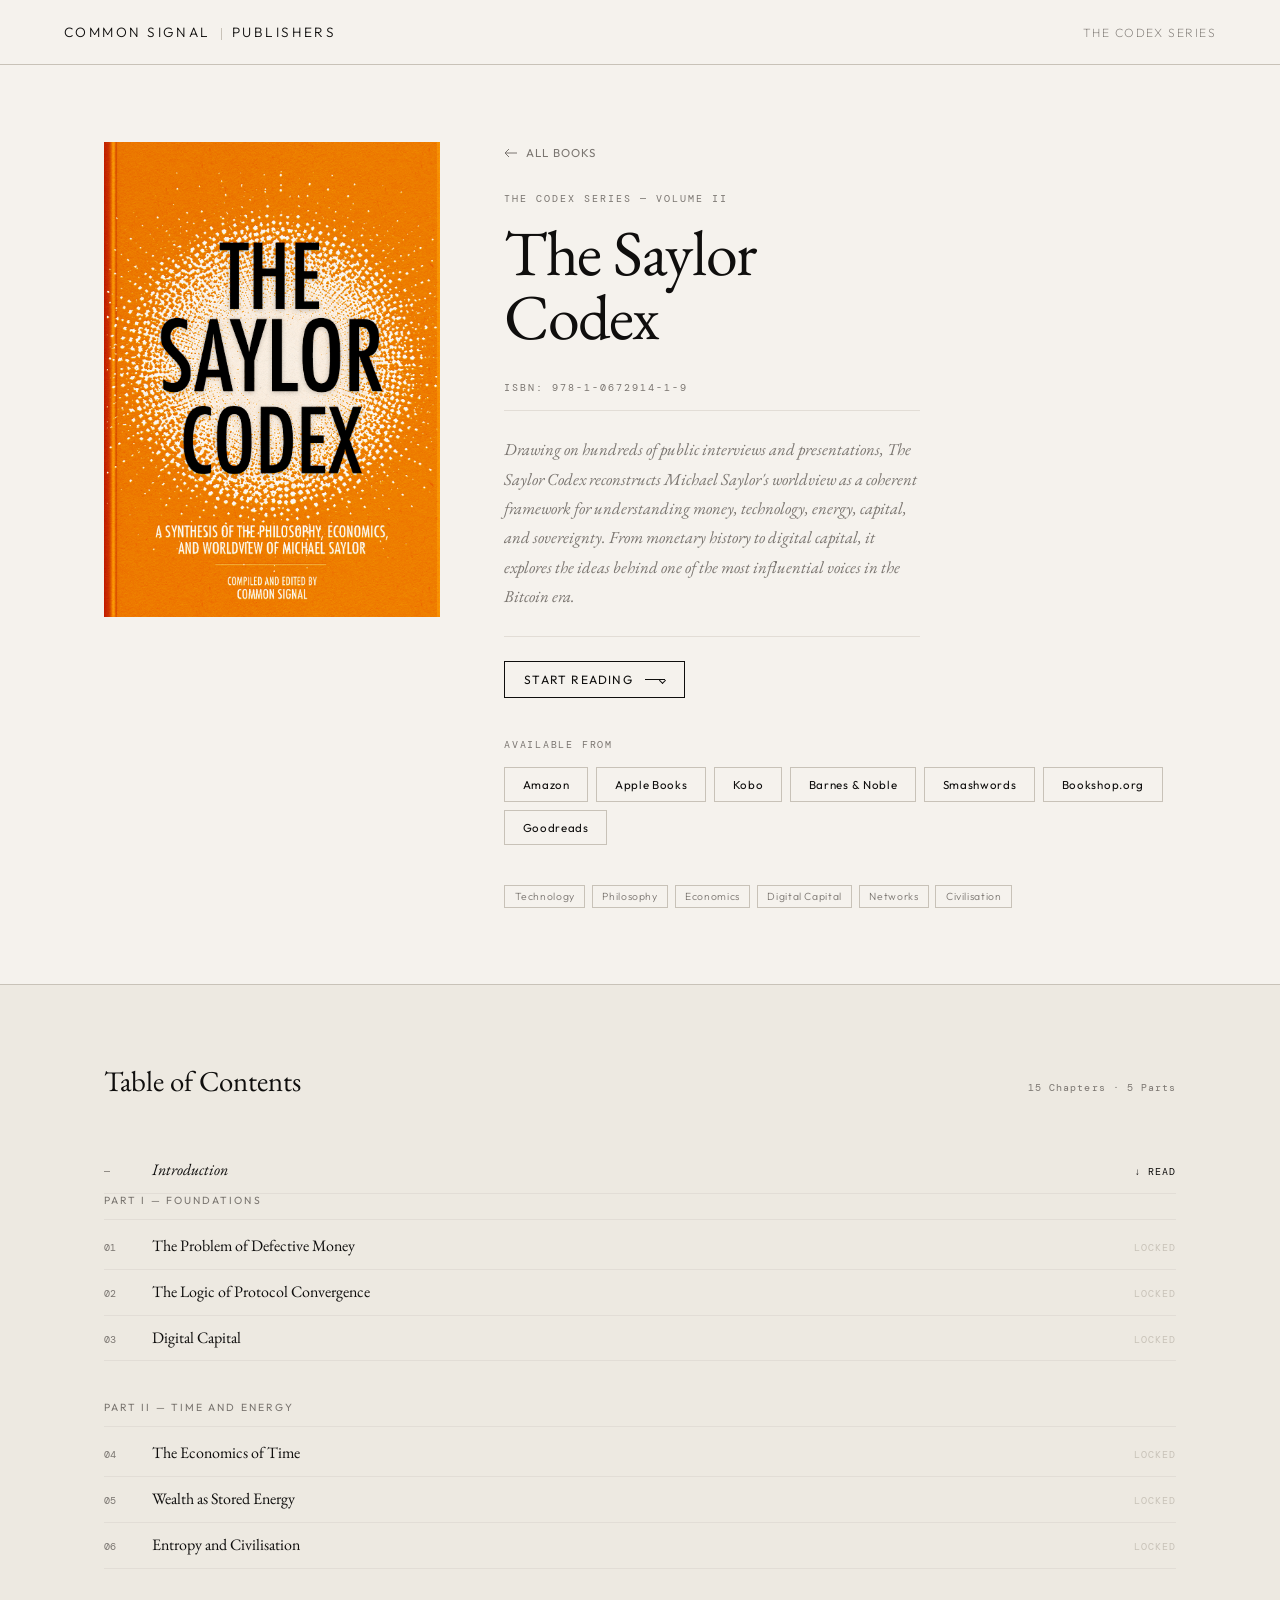
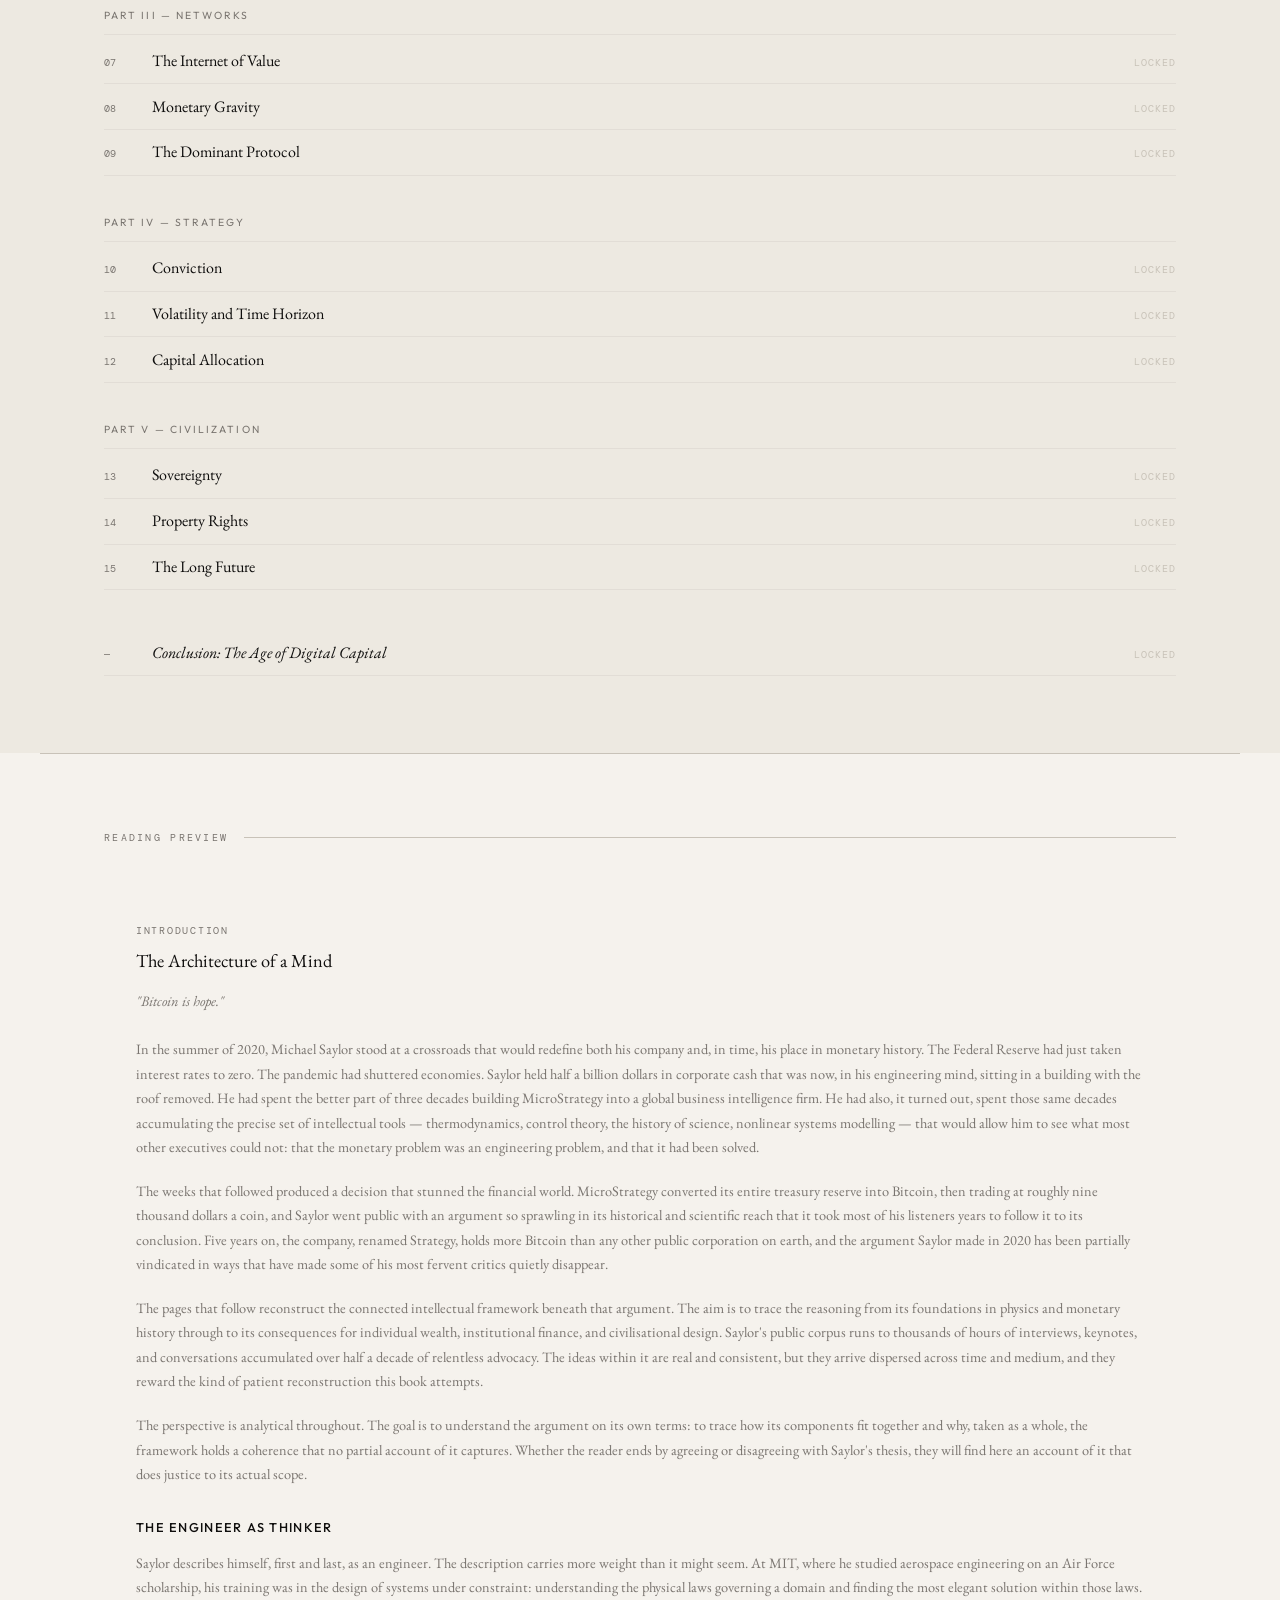
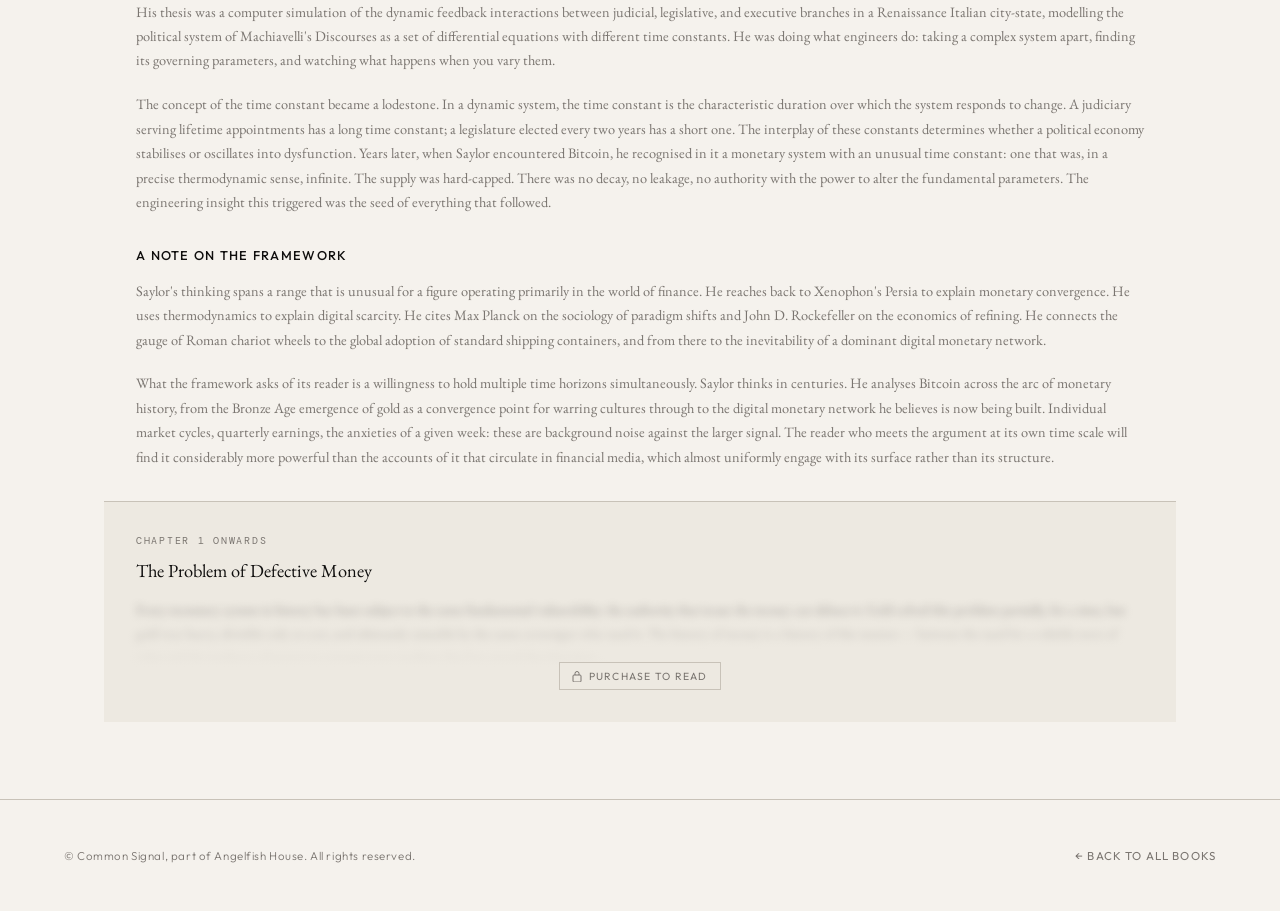
<file: saylor.html>
<!DOCTYPE html>
<html lang="en">
<head>
<meta charset="UTF-8">
<meta name="viewport" content="width=device-width, initial-scale=1.0">
<title>The Saylor Codex — Common Signal</title>
<link rel="preconnect" href="https://fonts.googleapis.com">
<link rel="preconnect" href="https://fonts.gstatic.com" crossorigin>
<link rel="stylesheet" href="styles.css">
</head>
<body>

<header class="site-header">
  <div class="header-inner">
    <a class="wordmark" href="index.html">Common Signal<span></span>Publishers</a>
    <span class="series-label-nav">The Codex Series</span>
  </div>
</header>

<div class="book-hero">
  <div class="book-cover-hero">
    <img src="images/saylor_cover.png" alt="The Saylor Codex cover">
  </div>
  <div class="book-hero-meta">
    <a class="back-link" href="index.html">
      <svg width="14" height="10" viewBox="0 0 14 10" fill="none"><path d="M5 1L1 5l4 4M1 5h12" stroke="currentColor" stroke-width="1"/></svg>
      All books
    </a>
    <p class="book-hero-series">The Codex Series — Volume II</p>
    <h1 class="book-hero-title">The Saylor<br>Codex</h1>
    <p class="book-hero-series">ISBN: 978-1-0672914-1-9</p>
    <p class="book-hero-synopsis">Drawing on hundreds of public interviews and presentations, The Saylor Codex reconstructs Michael Saylor's worldview as a coherent framework for understanding money, technology, energy, capital, and sovereignty. From monetary history to digital capital, it explores the ideas behind one of the most influential voices in the Bitcoin era.</p>
    <a href="#saylor-preview" class="start-reading-btn">Start Reading <span class="start-reading-arrow"></span></a>
    <div class="purchase-section">
      <p class="purchase-label">Available from</p>
      <div class="purchase-links">
        <a href="https://www.amazon.com/dp/B0H4LDL617" target="_blank" class="purchase-link secondary">Amazon</a>
                <a href="https://books.apple.com/gb/book/the-saylor-codex/id6778335426" target="_blank" class="purchase-link secondary">Apple Books</a>
        <a href="https://www.kobo.com/gb/en/ebook/the-saylor-codex?sId=b1b2cf54-ee15-4876-8fdd-6c6f597dc3e3&ssId=jYCStZvwA3zcGqj_5r-M5" target="_blank" class="purchase-link secondary">Kobo</a>
        <a href="https://www.barnesandnoble.com/w/the-saylor-codex-common-signal/1150353510?ean=2940196685132" target="_blank" class="purchase-link secondary">Barnes &amp; Noble</a>
        <a href="https://www.smashwords.com/books/view/2045418" target="_blank" class="purchase-link secondary">Smashwords</a>
        <a href="https://bookshop.org/p/books/the-saylor-codex-the-codex-series-2-common-signal/0e41e1dac41916d8?ean=9781067291419&digital=t" target="_blank" class="purchase-link secondary">Bookshop.org</a>
        <a href="https://www.goodreads.com/book/show/253644494-the-saylor-codex" target="_blank" class="purchase-link secondary">Goodreads</a>
      </div>
    </div>
    <div class="book-themes">
      <span class="theme-tag">Technology</span><span class="theme-tag">Philosophy</span><span class="theme-tag">Economics</span><span class="theme-tag">Digital Capital</span><span class="theme-tag">Networks</span><span class="theme-tag">Civilisation</span>
    </div>
  </div>
</div>

<section class="toc-section">
  <div class="toc-inner">
    <div class="toc-header">
      <h2 class="toc-title">Table of Contents</h2>
      <span class="toc-count">15 Chapters · 5 Parts</span>
    </div>
    <div class="toc-intro"><span class="chapter-num">—</span><span class="chapter-title">Introduction</span><a class="chapter-open" href="#saylor-preview" style="text-decoration:none;">↓ Read</a></div>
    <div class="toc-part">
      <p class="toc-part-label">Part I — Foundations</p>
      <div class="toc-chapter"><span class="chapter-num">01</span><span class="chapter-title">The Problem of Defective Money</span><span class="chapter-lock">Locked</span></div>
      <div class="toc-chapter"><span class="chapter-num">02</span><span class="chapter-title">The Logic of Protocol Convergence</span><span class="chapter-lock">Locked</span></div>
      <div class="toc-chapter"><span class="chapter-num">03</span><span class="chapter-title">Digital Capital</span><span class="chapter-lock">Locked</span></div>
    </div>
    <div class="toc-part">
      <p class="toc-part-label">Part II — Time and Energy</p>
      <div class="toc-chapter"><span class="chapter-num">04</span><span class="chapter-title">The Economics of Time</span><span class="chapter-lock">Locked</span></div>
      <div class="toc-chapter"><span class="chapter-num">05</span><span class="chapter-title">Wealth as Stored Energy</span><span class="chapter-lock">Locked</span></div>
      <div class="toc-chapter"><span class="chapter-num">06</span><span class="chapter-title">Entropy and Civilisation</span><span class="chapter-lock">Locked</span></div>
    </div>
    <div class="toc-part">
      <p class="toc-part-label">Part III — Networks</p>
      <div class="toc-chapter"><span class="chapter-num">07</span><span class="chapter-title">The Internet of Value</span><span class="chapter-lock">Locked</span></div>
      <div class="toc-chapter"><span class="chapter-num">08</span><span class="chapter-title">Monetary Gravity</span><span class="chapter-lock">Locked</span></div>
      <div class="toc-chapter"><span class="chapter-num">09</span><span class="chapter-title">The Dominant Protocol</span><span class="chapter-lock">Locked</span></div>
    </div>
    <div class="toc-part">
      <p class="toc-part-label">Part IV — Strategy</p>
      <div class="toc-chapter"><span class="chapter-num">10</span><span class="chapter-title">Conviction</span><span class="chapter-lock">Locked</span></div>
      <div class="toc-chapter"><span class="chapter-num">11</span><span class="chapter-title">Volatility and Time Horizon</span><span class="chapter-lock">Locked</span></div>
      <div class="toc-chapter"><span class="chapter-num">12</span><span class="chapter-title">Capital Allocation</span><span class="chapter-lock">Locked</span></div>
    </div>
    <div class="toc-part">
      <p class="toc-part-label">Part V — Civilization</p>
      <div class="toc-chapter"><span class="chapter-num">13</span><span class="chapter-title">Sovereignty</span><span class="chapter-lock">Locked</span></div>
      <div class="toc-chapter"><span class="chapter-num">14</span><span class="chapter-title">Property Rights</span><span class="chapter-lock">Locked</span></div>
      <div class="toc-chapter"><span class="chapter-num">15</span><span class="chapter-title">The Long Future</span><span class="chapter-lock">Locked</span></div>
    </div>
    <div class="toc-conclusion"><span class="chapter-num">—</span><span class="chapter-title">Conclusion: The Age of Digital Capital</span><span class="chapter-lock">Locked</span></div>
  </div>
</section>

<section class="preview-section" id="saylor-preview">
  <div class="section-label">Reading Preview</div>
  <div class="preview-grid" style="grid-template-columns: 1fr;">
    <div class="preview-card">
      <p class="preview-chapter-label">Introduction</p>
      <h3 class="preview-chapter-title">The Architecture of a Mind</h3>
      <p class="preview-text" style="font-style:italic; margin-bottom:1.5rem; color: var(--muted);">"Bitcoin is hope."</p>
      <p class="preview-text">In the summer of 2020, Michael Saylor stood at a crossroads that would redefine both his company and, in time, his place in monetary history. The Federal Reserve had just taken interest rates to zero. The pandemic had shuttered economies. Saylor held half a billion dollars in corporate cash that was now, in his engineering mind, sitting in a building with the roof removed. He had spent the better part of three decades building MicroStrategy into a global business intelligence firm. He had also, it turned out, spent those same decades accumulating the precise set of intellectual tools — thermodynamics, control theory, the history of science, nonlinear systems modelling — that would allow him to see what most other executives could not: that the monetary problem was an engineering problem, and that it had been solved.</p>
      <p class="preview-text" style="margin-top:1.2rem;">The weeks that followed produced a decision that stunned the financial world. MicroStrategy converted its entire treasury reserve into Bitcoin, then trading at roughly nine thousand dollars a coin, and Saylor went public with an argument so sprawling in its historical and scientific reach that it took most of his listeners years to follow it to its conclusion. Five years on, the company, renamed Strategy, holds more Bitcoin than any other public corporation on earth, and the argument Saylor made in 2020 has been partially vindicated in ways that have made some of his most fervent critics quietly disappear.</p>
      <p class="preview-text" style="margin-top:1.2rem;">The pages that follow reconstruct the connected intellectual framework beneath that argument. The aim is to trace the reasoning from its foundations in physics and monetary history through to its consequences for individual wealth, institutional finance, and civilisational design. Saylor's public corpus runs to thousands of hours of interviews, keynotes, and conversations accumulated over half a decade of relentless advocacy. The ideas within it are real and consistent, but they arrive dispersed across time and medium, and they reward the kind of patient reconstruction this book attempts.</p>
      <p class="preview-text" style="margin-top:1.2rem;">The perspective is analytical throughout. The goal is to understand the argument on its own terms: to trace how its components fit together and why, taken as a whole, the framework holds a coherence that no partial account of it captures. Whether the reader ends by agreeing or disagreeing with Saylor's thesis, they will find here an account of it that does justice to its actual scope.</p>

      <h4 style="font-family: var(--sans); font-weight: 500; font-size: 0.8rem; letter-spacing: 0.1em; text-transform: uppercase; margin-top: 2rem; margin-bottom: 1rem;">The Engineer as Thinker</h4>
      <p class="preview-text">Saylor describes himself, first and last, as an engineer. The description carries more weight than it might seem. At MIT, where he studied aerospace engineering on an Air Force scholarship, his training was in the design of systems under constraint: understanding the physical laws governing a domain and finding the most elegant solution within those laws. His thesis was a computer simulation of the dynamic feedback interactions between judicial, legislative, and executive branches in a Renaissance Italian city-state, modelling the political system of Machiavelli's Discourses as a set of differential equations with different time constants. He was doing what engineers do: taking a complex system apart, finding its governing parameters, and watching what happens when you vary them.</p>
      <p class="preview-text" style="margin-top:1.2rem;">The concept of the time constant became a lodestone. In a dynamic system, the time constant is the characteristic duration over which the system responds to change. A judiciary serving lifetime appointments has a long time constant; a legislature elected every two years has a short one. The interplay of these constants determines whether a political economy stabilises or oscillates into dysfunction. Years later, when Saylor encountered Bitcoin, he recognised in it a monetary system with an unusual time constant: one that was, in a precise thermodynamic sense, infinite. The supply was hard-capped. There was no decay, no leakage, no authority with the power to alter the fundamental parameters. The engineering insight this triggered was the seed of everything that followed.</p>

      <h4 style="font-family: var(--sans); font-weight: 500; font-size: 0.8rem; letter-spacing: 0.1em; text-transform: uppercase; margin-top: 2rem; margin-bottom: 1rem;">A Note on the Framework</h4>
      <p class="preview-text">Saylor's thinking spans a range that is unusual for a figure operating primarily in the world of finance. He reaches back to Xenophon's Persia to explain monetary convergence. He uses thermodynamics to explain digital scarcity. He cites Max Planck on the sociology of paradigm shifts and John D. Rockefeller on the economics of refining. He connects the gauge of Roman chariot wheels to the global adoption of standard shipping containers, and from there to the inevitability of a dominant digital monetary network.</p>
      <p class="preview-text" style="margin-top:1.2rem;">What the framework asks of its reader is a willingness to hold multiple time horizons simultaneously. Saylor thinks in centuries. He analyses Bitcoin across the arc of monetary history, from the Bronze Age emergence of gold as a convergence point for warring cultures through to the digital monetary network he believes is now being built. Individual market cycles, quarterly earnings, the anxieties of a given week: these are background noise against the larger signal. The reader who meets the argument at its own time scale will find it considerably more powerful than the accounts of it that circulate in financial media, which almost uniformly engage with its surface rather than its structure.</p>
    </div>

    <div class="preview-card locked" style="min-height: 220px;">
      <p class="preview-chapter-label">Chapter 1 onwards</p>
      <h3 class="preview-chapter-title">The Problem of Defective Money</h3>
      <p class="preview-blur">Every monetary system in history has been subject to the same fundamental vulnerability: the authority that issues the money can debase it. Gold solved this problem partially, for a time, but gold was heavy, divisible only at cost, and ultimately seizeable by the same sovereigns who used it. The history of money is a history of this tension — between the need for a reliable store of value and the tendency of power to corrupt every medium that has served that function...</p>
      <div class="locked-overlay">
        <span class="locked-badge"><svg width="10" height="12" viewBox="0 0 10 12" fill="none"><rect x="1" y="5" width="8" height="7" rx="1" stroke="currentColor" stroke-width="1"/><path d="M3 5V3.5a2 2 0 0 1 4 0V5" stroke="currentColor" stroke-width="1"/></svg>Purchase to read</span>
      </div>
    </div>
  </div>
</section>

<footer class="site-footer">
  <div class="footer-inner">
    <p class="footer-copy">© Common Signal, part of Angelfish House. All rights reserved.</p>
    <a class="back-link" href="index.html" style="margin:0;">← Back to all books</a>
  </div>
</footer>

</body>
</html>
</file>
<file: styles.css>
@import url('https://fonts.googleapis.com/css2?family=EB+Garamond:ital,wght@0,400;0,500;0,600;1,400;1,500&family=Outfit:wght@200;300;400;500&family=DM+Mono:wght@300;400&display=swap');

:root {
  --ink: #0f0e0d;
  --paper: #f5f2ed;
  --paper-warm: #ede9e1;
  --rule: #c8c2b8;
  --rule-light: #e2ddd6;
  --muted: #7a7570;
  --serif: 'EB Garamond', Georgia, serif;
  --sans: 'Outfit', system-ui, sans-serif;
  --mono: 'DM Mono', monospace;
}

*, *::before, *::after { box-sizing: border-box; margin: 0; padding: 0; }
html { font-size: 16px; scroll-behavior: smooth; }
body { background: var(--paper); color: var(--ink); font-family: var(--serif); -webkit-font-smoothing: antialiased; overflow-x: hidden; }

/* ── HEADER ── */
.site-header { border-bottom: 1px solid var(--rule); padding: 0 clamp(1.5rem, 5vw, 4rem); position: sticky; top: 0; background: var(--paper); z-index: 100; }
.header-inner { max-width: 1200px; margin: 0 auto; display: flex; align-items: center; justify-content: space-between; height: 64px; }
.wordmark { font-family: var(--sans); font-weight: 300; font-size: 0.85rem; letter-spacing: 0.18em; text-transform: uppercase; text-decoration: none; color: var(--ink); }
.wordmark span { display: inline-block; width: 1px; height: 12px; background: var(--rule); margin: 0 10px; vertical-align: middle; }
.series-label-nav { font-family: var(--sans); font-weight: 200; font-size: 0.75rem; letter-spacing: 0.12em; text-transform: uppercase; color: var(--muted); }

.skip-to-content {
  position: absolute;
  top: -100%;
  left: 0;
  padding: 0.5rem 1rem;
  background: var(--ink);
  color: var(--paper);
  font-family: var(--sans);
  font-size: 0.75rem;
  text-decoration: none;
  z-index: 9999;
  transition: top 0.2s;
}

/* ── HERO ── */
.hero { max-width: 1200px; margin: 0 auto; padding: clamp(4rem, 10vw, 9rem) clamp(1.5rem, 5vw, 4rem) clamp(3rem, 6vw, 6rem); }
.hero-eyebrow { font-family: var(--mono); font-size: 0.68rem; letter-spacing: 0.2em; text-transform: uppercase; color: var(--muted); margin-bottom: 2rem; }
.hero-title { font-size: clamp(3rem, 8vw, 7rem); font-weight: 400; line-height: 0.95; letter-spacing: -0.01em; margin-bottom: 2.5rem; max-width: 14ch; }
.hero-title em { font-style: italic; color: var(--muted); }
.hero-rule { width: 60px; height: 1px; background: var(--ink); margin-bottom: 2rem; }
.hero-body { font-size: clamp(1rem, 1.8vw, 1.2rem); line-height: 1.7; color: var(--muted); max-width: 52ch; font-style: italic; }

/* ── BOOKS GRID ── */
.books-section { border-top: 1px solid var(--rule); background: var(--paper-warm); }
.books-inner { max-width: 1200px; margin: 0 auto; padding: clamp(3rem, 7vw, 6rem) clamp(1.5rem, 5vw, 4rem); }
.section-label { font-family: var(--mono); font-size: 0.65rem; letter-spacing: 0.22em; text-transform: uppercase; color: var(--muted); margin-bottom: 3rem; display: flex; align-items: center; gap: 1rem; }
.section-label::after { content: ''; flex: 1; height: 1px; background: var(--rule); }
.books-grid { display: grid; grid-template-columns: repeat(auto-fit, minmax(300px, 1fr)); gap: 1px; background: var(--rule); }

.book-card { background: var(--paper-warm); padding: clamp(2rem, 4vw, 3.5rem); text-decoration: none; color: inherit; display: flex; flex-direction: column; gap: 2rem; transition: background 0.25s ease; cursor: pointer; }
.book-card:hover { background: #e8e3da; }

/* ── COVER IMAGE ── */
.book-cover-wrap {
  width: 100%;
  aspect-ratio: 1/1.414;
  background: var(--ink);
  position: relative;
  overflow: hidden;
}

.book-cover-wrap img {
  width: 100%;
  height: 100%;
  object-fit: cover;
  object-position: center;
  display: block;
}

.book-meta {}
.book-series-tag { font-family: var(--mono); font-size: 0.62rem; letter-spacing: 0.18em; text-transform: uppercase; color: var(--muted); margin-bottom: 0.75rem; }
.book-title { font-size: clamp(1.6rem, 3vw, 2.2rem); font-weight: 400; line-height: 1.1; letter-spacing: -0.01em; margin-bottom: 1rem; }
.book-themes { display: flex; flex-wrap: wrap; gap: 0.4rem; }
.theme-tag { font-family: var(--sans); font-size: 0.65rem; font-weight: 300; letter-spacing: 0.06em; color: var(--muted); border: 1px solid var(--rule); padding: 0.25rem 0.6rem; }
.book-cta { margin-top: auto; display: flex; align-items: center; gap: 0.75rem; font-family: var(--sans); font-size: 0.75rem; font-weight: 400; letter-spacing: 0.08em; text-transform: uppercase; color: var(--ink); }
.book-cta-arrow { width: 24px; height: 1px; background: var(--ink); position: relative; transition: width 0.25s ease; }
.book-cta-arrow::after { content: ''; position: absolute; right: 0; top: -3px; width: 6px; height: 6px; border-right: 1px solid var(--ink); border-top: 1px solid var(--ink); transform: rotate(45deg); }
.book-card:hover .book-cta-arrow { width: 40px; }

/* ── THEMES BAND ── */
.themes-band { border-top: 1px solid var(--rule); border-bottom: 1px solid var(--rule); overflow: hidden; padding: 1rem 0; background: var(--paper); }
.themes-scroll { display: flex; gap: 3rem; animation: scrollThemes 30s linear infinite; white-space: nowrap; width: max-content; }
.themes-scroll span { font-family: var(--mono); font-size: 0.65rem; letter-spacing: 0.2em; text-transform: uppercase; color: var(--muted); }
.themes-scroll span.sep { color: var(--rule); }
@keyframes scrollThemes { from { transform: translateX(0); } to { transform: translateX(-50%); } }

/* ── FOOTER ── */
.site-footer { border-top: 1px solid var(--rule); padding: 3rem clamp(1.5rem, 5vw, 4rem); }
.footer-inner { max-width: 1200px; margin: 0 auto; display: flex; align-items: center; justify-content: space-between; flex-wrap: wrap; gap: 1rem; }
.footer-copy { font-family: var(--sans); font-size: 0.72rem; font-weight: 300; color: var(--muted); letter-spacing: 0.05em; }

/* ── BOOK DETAIL HERO ── */
.book-hero { max-width: 1200px; margin: 0 auto; padding: clamp(3rem, 6vw, 6rem) clamp(1.5rem, 5vw, 4rem); display: grid; grid-template-columns: 1fr 2fr; gap: clamp(2rem, 5vw, 5rem); align-items: start; }
@media (max-width: 680px) { .book-hero { grid-template-columns: 1fr; } .book-cover-hero { max-width: 220px; } }

.book-cover-hero {
  width: 100%;
  aspect-ratio: 1/1.414;
  overflow: hidden;
  background: var(--ink);
}

.book-cover-hero img {
  width: 100%;
  height: 100%;
  object-fit: cover;
  object-position: center;
  display: block;
}

.back-link { display: inline-flex; align-items: center; gap: 0.5rem; font-family: var(--sans); font-size: 0.72rem; letter-spacing: 0.1em; text-transform: uppercase; color: var(--muted); text-decoration: none; margin-bottom: 2rem; transition: color 0.2s; }
.back-link:hover { color: var(--ink); }
.back-link svg { transition: transform 0.2s; }
.back-link:hover svg { transform: translateX(-3px); }
.book-hero-series { font-family: var(--mono); font-size: 0.62rem; letter-spacing: 0.2em; text-transform: uppercase; color: var(--muted); margin-bottom: 1rem; }
.book-hero-title { font-size: clamp(2.4rem, 5vw, 4.5rem); font-weight: 400; line-height: 1; letter-spacing: -0.02em; margin-bottom: 2rem; }
.book-hero-synopsis { font-size: 1.05rem; line-height: 1.75; color: var(--muted); font-style: italic; max-width: 52ch; margin-bottom: 1.5rem; padding: 1.5rem 0; border-top: 1px solid var(--rule-light); border-bottom: 1px solid var(--rule-light); }
.start-reading-btn { display: inline-flex; align-items: center; gap: 0.75rem; font-family: var(--sans); font-size: 0.75rem; font-weight: 400; letter-spacing: 0.1em; text-transform: uppercase; text-decoration: none; color: var(--ink); border: 1px solid var(--ink); padding: 0.65rem 1.2rem; margin-bottom: 2.5rem; transition: background 0.2s, color 0.2s; }
.start-reading-btn:hover { background: var(--ink); color: var(--paper); }
.start-reading-arrow { width: 20px; height: 1px; background: currentColor; position: relative; transition: width 0.2s; }
.start-reading-arrow::after { content: ''; position: absolute; right: 0; bottom: -3px; width: 5px; height: 5px; border-right: 1px solid currentColor; border-bottom: 1px solid currentColor; transform: rotate(45deg); }
.start-reading-btn:hover .start-reading-arrow { width: 30px; }

.purchase-section { margin-bottom: 2.5rem; }
.purchase-label { font-family: var(--mono); font-size: 0.62rem; letter-spacing: 0.18em; text-transform: uppercase; color: var(--muted); margin-bottom: 1rem; }
.purchase-links { display: flex; flex-wrap: wrap; gap: 0.5rem; }
.purchase-link { display: inline-flex; align-items: center; gap: 0.4rem; font-family: var(--sans); font-size: 0.72rem; font-weight: 400; letter-spacing: 0.06em; text-decoration: none; color: var(--paper); background: var(--ink); padding: 0.55rem 1.1rem; transition: background 0.2s; }
.purchase-link:hover { background: var(--muted); }
.purchase-link.secondary { background: transparent; color: var(--ink); border: 1px solid var(--rule); }
.purchase-link.secondary:hover { background: var(--rule-light); }

/* ── TOC ── */
.toc-section { border-top: 1px solid var(--rule); background: var(--paper-warm); }
.toc-inner { max-width: 1200px; margin: 0 auto; padding: clamp(3rem, 6vw, 5rem) clamp(1.5rem, 5vw, 4rem); }
.toc-header { display: flex; align-items: baseline; justify-content: space-between; margin-bottom: 3rem; gap: 1rem; }
.toc-title { font-size: clamp(1.3rem, 2.5vw, 1.8rem); font-weight: 400; }
.toc-count { font-family: var(--mono); font-size: 0.65rem; color: var(--muted); letter-spacing: 0.1em; }
.toc-part { margin-bottom: 2.5rem; }
.toc-part-label { font-family: var(--sans); font-size: 0.65rem; font-weight: 400; letter-spacing: 0.2em; text-transform: uppercase; color: var(--muted); padding-bottom: 0.75rem; border-bottom: 1px solid var(--rule-light); margin-bottom: 0.25rem; }
.toc-chapter { display: flex; align-items: baseline; gap: 1rem; padding: 0.7rem 0; border-bottom: 1px solid var(--rule-light); }
.chapter-num { font-family: var(--mono); font-size: 0.65rem; color: var(--muted); min-width: 2rem; flex-shrink: 0; }
.chapter-title { font-size: 1rem; font-weight: 400; flex: 1; line-height: 1.4; }
.chapter-lock { font-family: var(--mono); font-size: 0.6rem; letter-spacing: 0.1em; color: var(--rule); text-transform: uppercase; flex-shrink: 0; }
.chapter-open { font-family: var(--mono); font-size: 0.6rem; letter-spacing: 0.1em; color: var(--ink); text-transform: uppercase; flex-shrink: 0; }
.chapter-open:hover { text-decoration: underline !important; }
.toc-intro, .toc-conclusion { display: flex; align-items: baseline; gap: 1rem; padding: 0.7rem 0; border-bottom: 1px solid var(--rule-light); }
.toc-intro .chapter-title, .toc-conclusion .chapter-title { font-style: italic; }

/* ── PREVIEW ── */
.preview-section { border-top: 1px solid var(--rule); max-width: 1200px; margin: 0 auto; padding: clamp(3rem, 6vw, 5rem) clamp(1.5rem, 5vw, 4rem); }
.preview-grid { display: grid; grid-template-columns: repeat(auto-fit, minmax(280px, 1fr)); gap: 1px; background: var(--rule); margin-top: 2rem; }
.preview-card { background: var(--paper); padding: 2rem; position: relative; overflow: hidden; }
.preview-card.locked { background: var(--paper-warm); cursor: not-allowed; }
.preview-chapter-label { font-family: var(--mono); font-size: 0.6rem; letter-spacing: 0.18em; text-transform: uppercase; color: var(--muted); margin-bottom: 0.75rem; }
.preview-chapter-title { font-size: 1.15rem; font-weight: 400; margin-bottom: 1rem; line-height: 1.3; }
.preview-text { font-size: 0.9rem; line-height: 1.7; color: var(--muted); }
.preview-blur { margin-top: 1rem; filter: blur(4px); user-select: none; pointer-events: none; opacity: 0.5; font-size: 0.88rem; line-height: 1.7; }
.locked-overlay { position: absolute; inset: 0; display: flex; flex-direction: column; align-items: center; justify-content: flex-end; padding-bottom: 2rem; background: linear-gradient(to bottom, transparent 40%, var(--paper-warm) 75%); }
.locked-badge { display: inline-flex; align-items: center; gap: 0.4rem; font-family: var(--sans); font-size: 0.65rem; font-weight: 400; letter-spacing: 0.12em; text-transform: uppercase; color: var(--muted); border: 1px solid var(--rule); padding: 0.4rem 0.8rem; background: var(--paper-warm); }

/* ── ANIMATIONS ── */
@keyframes fadeUp { from { opacity: 0; transform: translateY(20px); } to { opacity: 1; transform: translateY(0); } }
.fade-up { opacity: 0; animation: fadeUp 0.7s ease forwards; }
.fade-up:nth-child(1) { animation-delay: 0.05s; }
.fade-up:nth-child(2) { animation-delay: 0.15s; }
.fade-up:nth-child(3) { animation-delay: 0.25s; }
.fade-up:nth-child(4) { animation-delay: 0.35s; }

@media (max-width: 600px) { .header-inner { height: 56px; } .series-label-nav { display: none; } .books-grid { grid-template-columns: 1fr; } }
</file>
